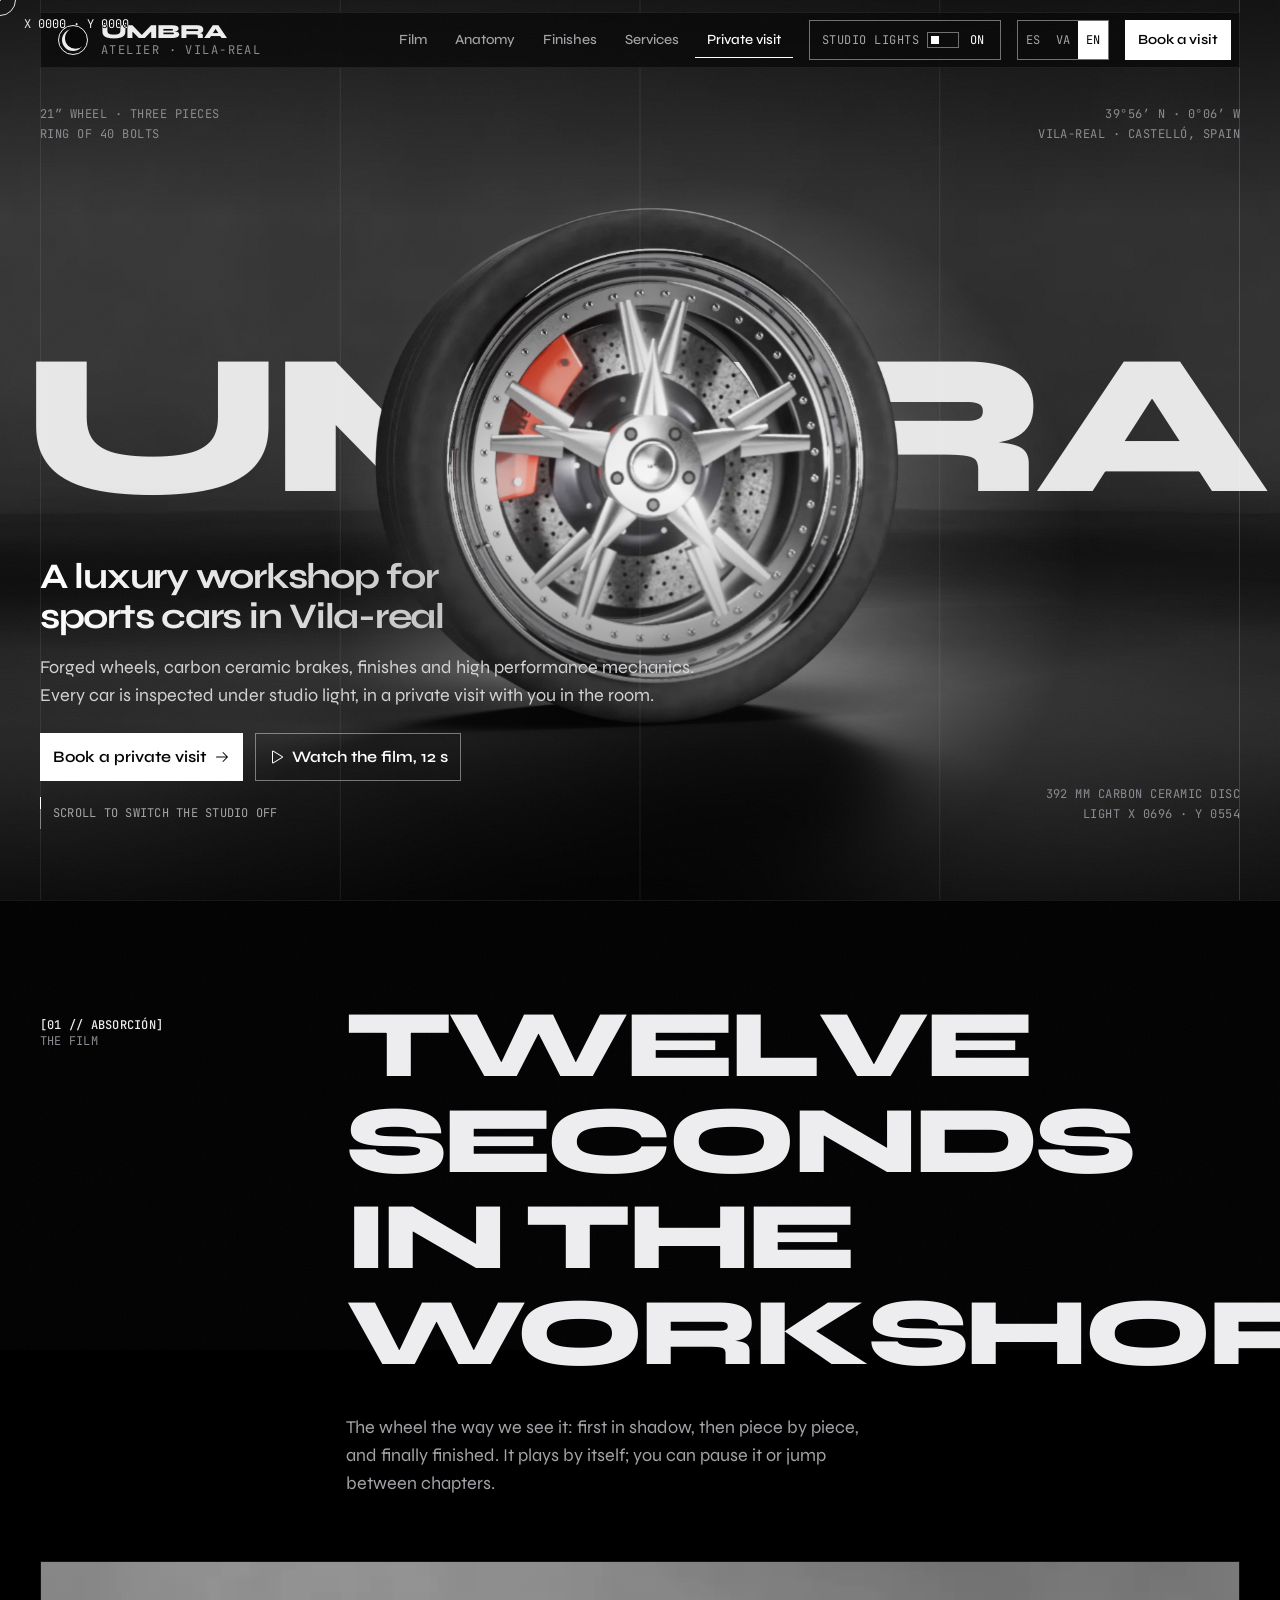
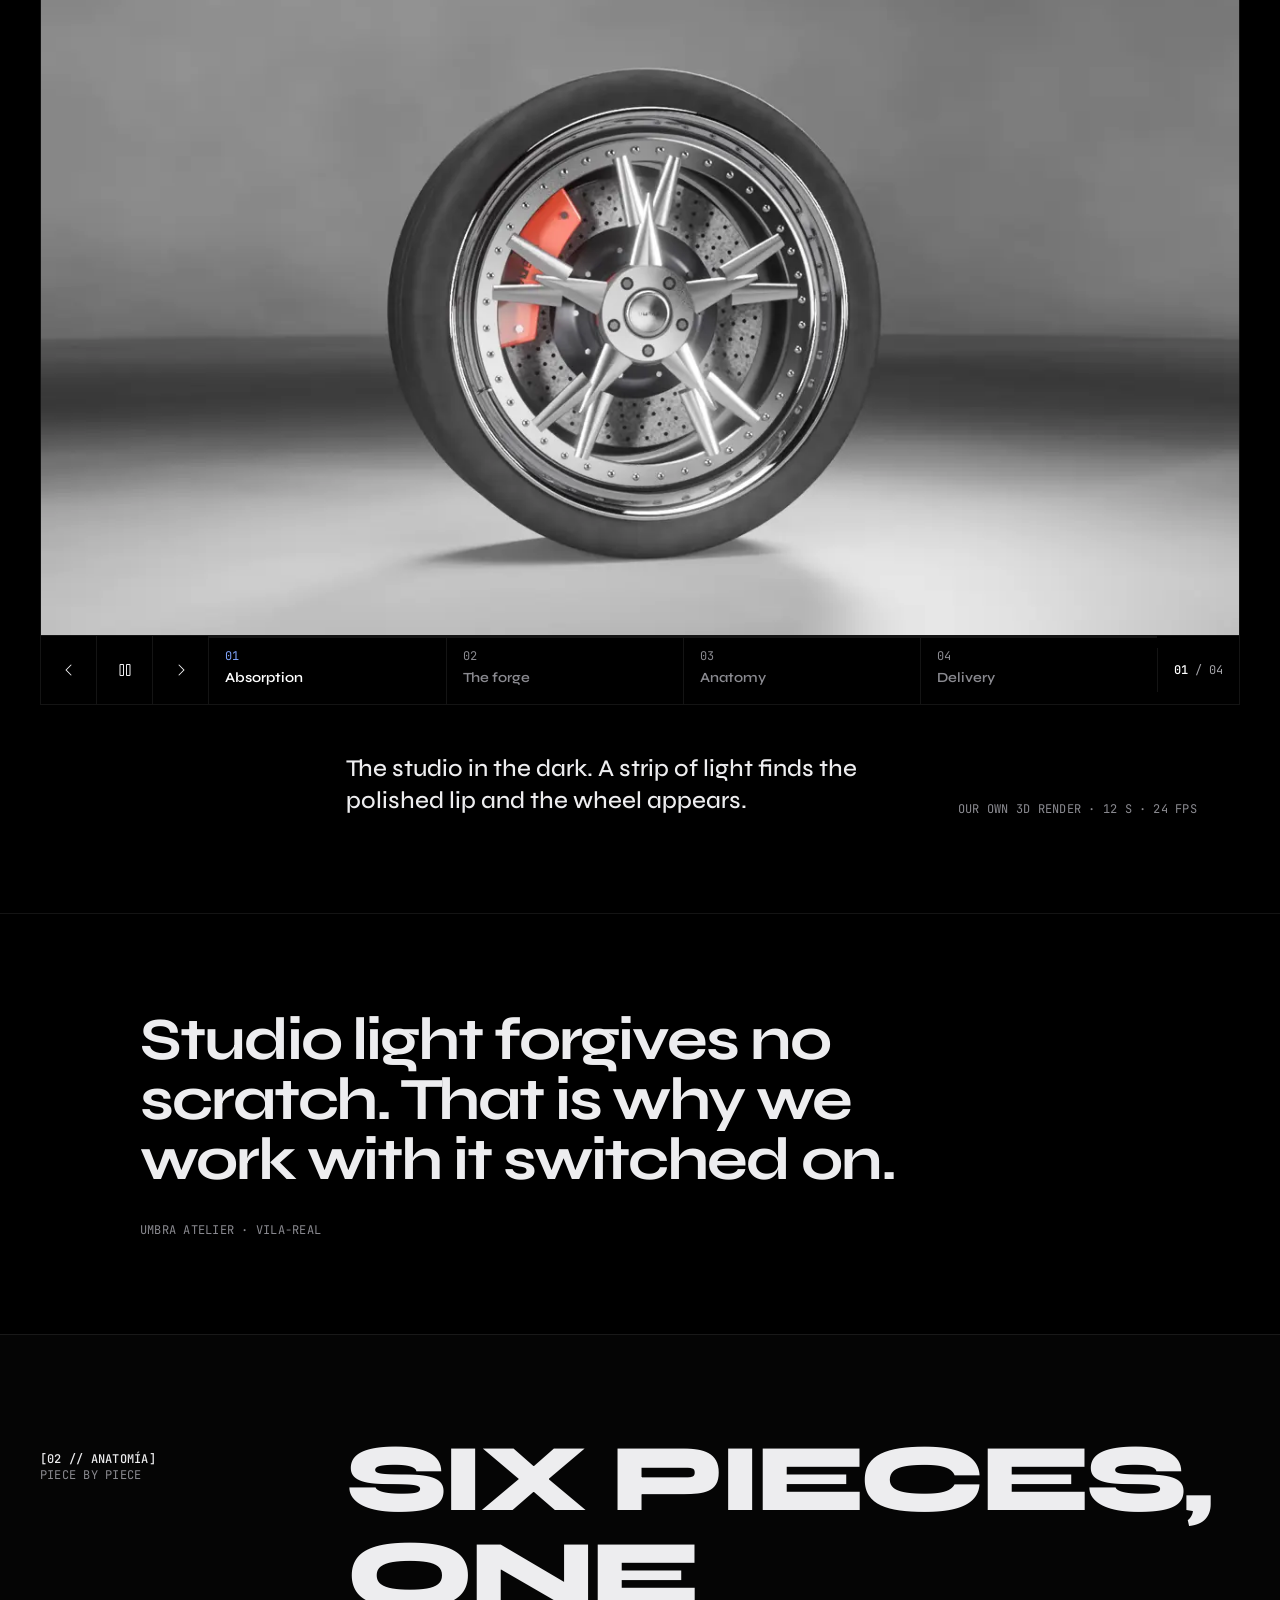
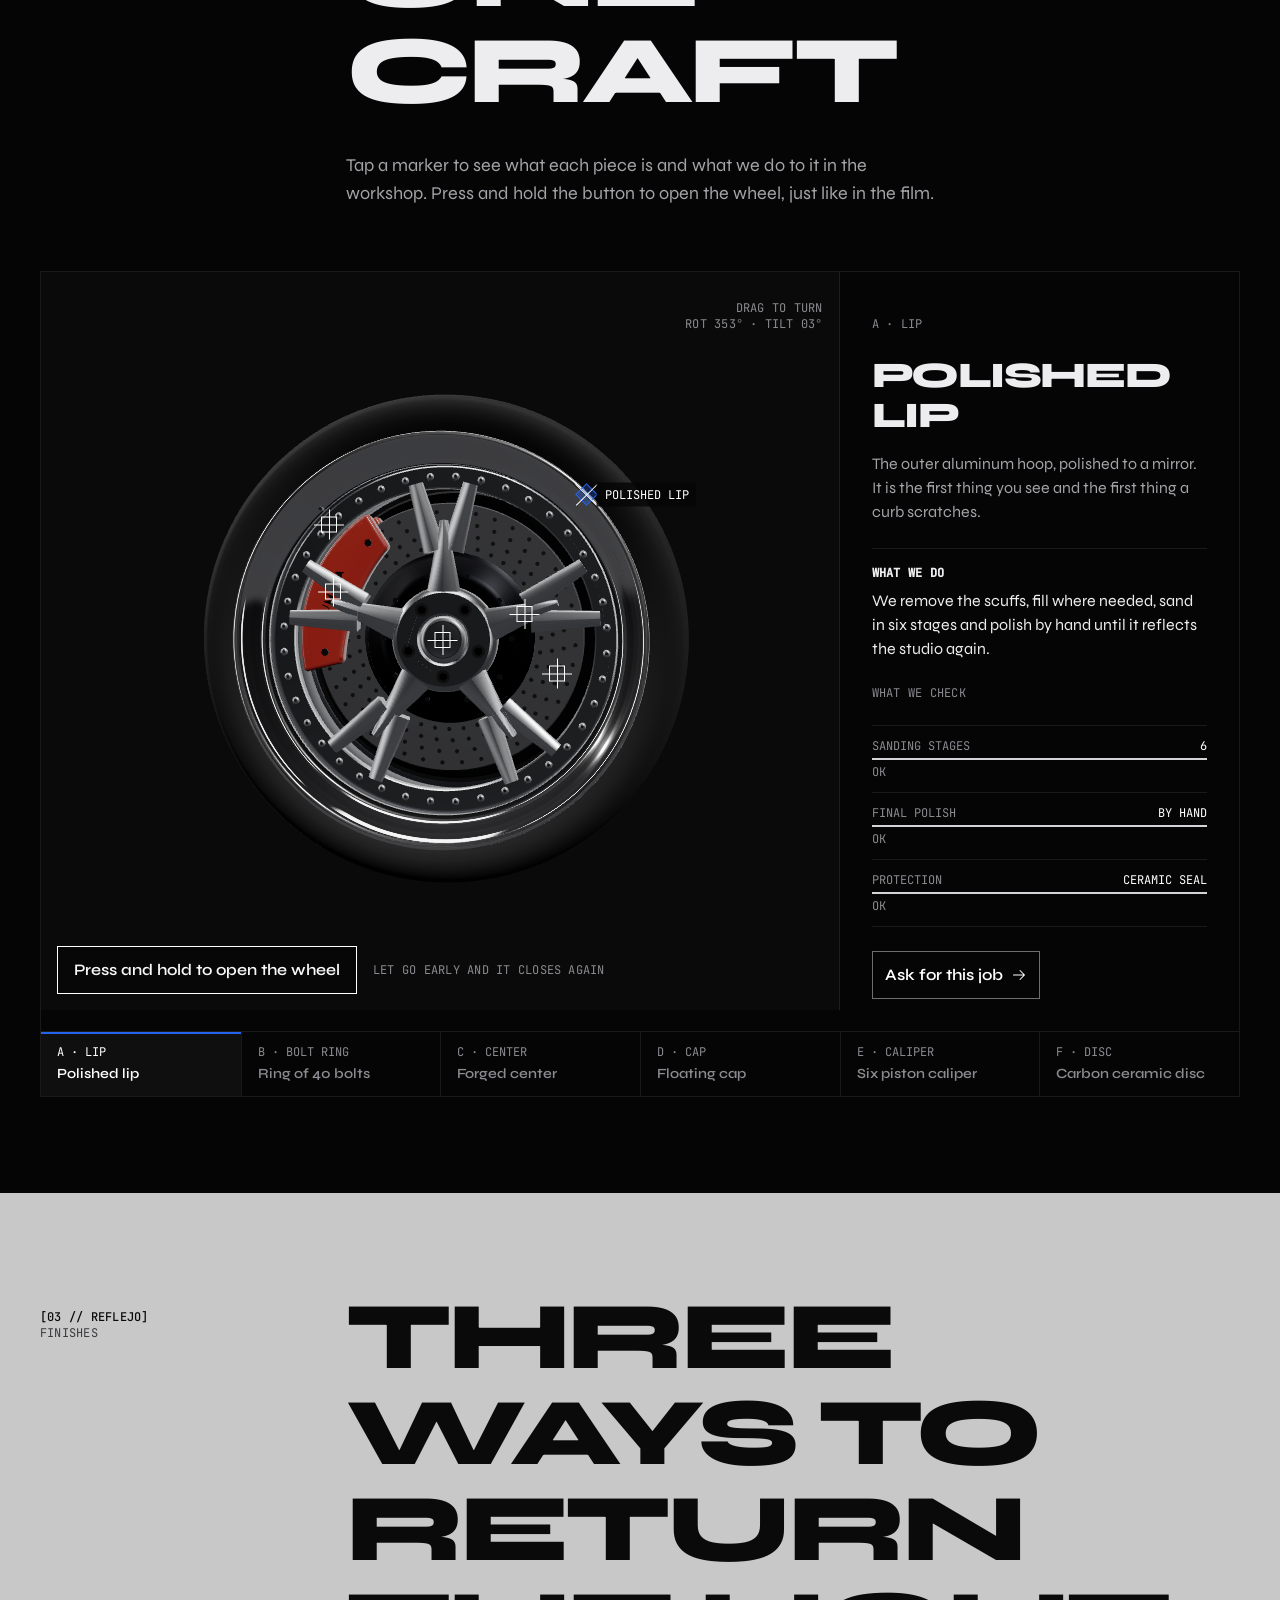
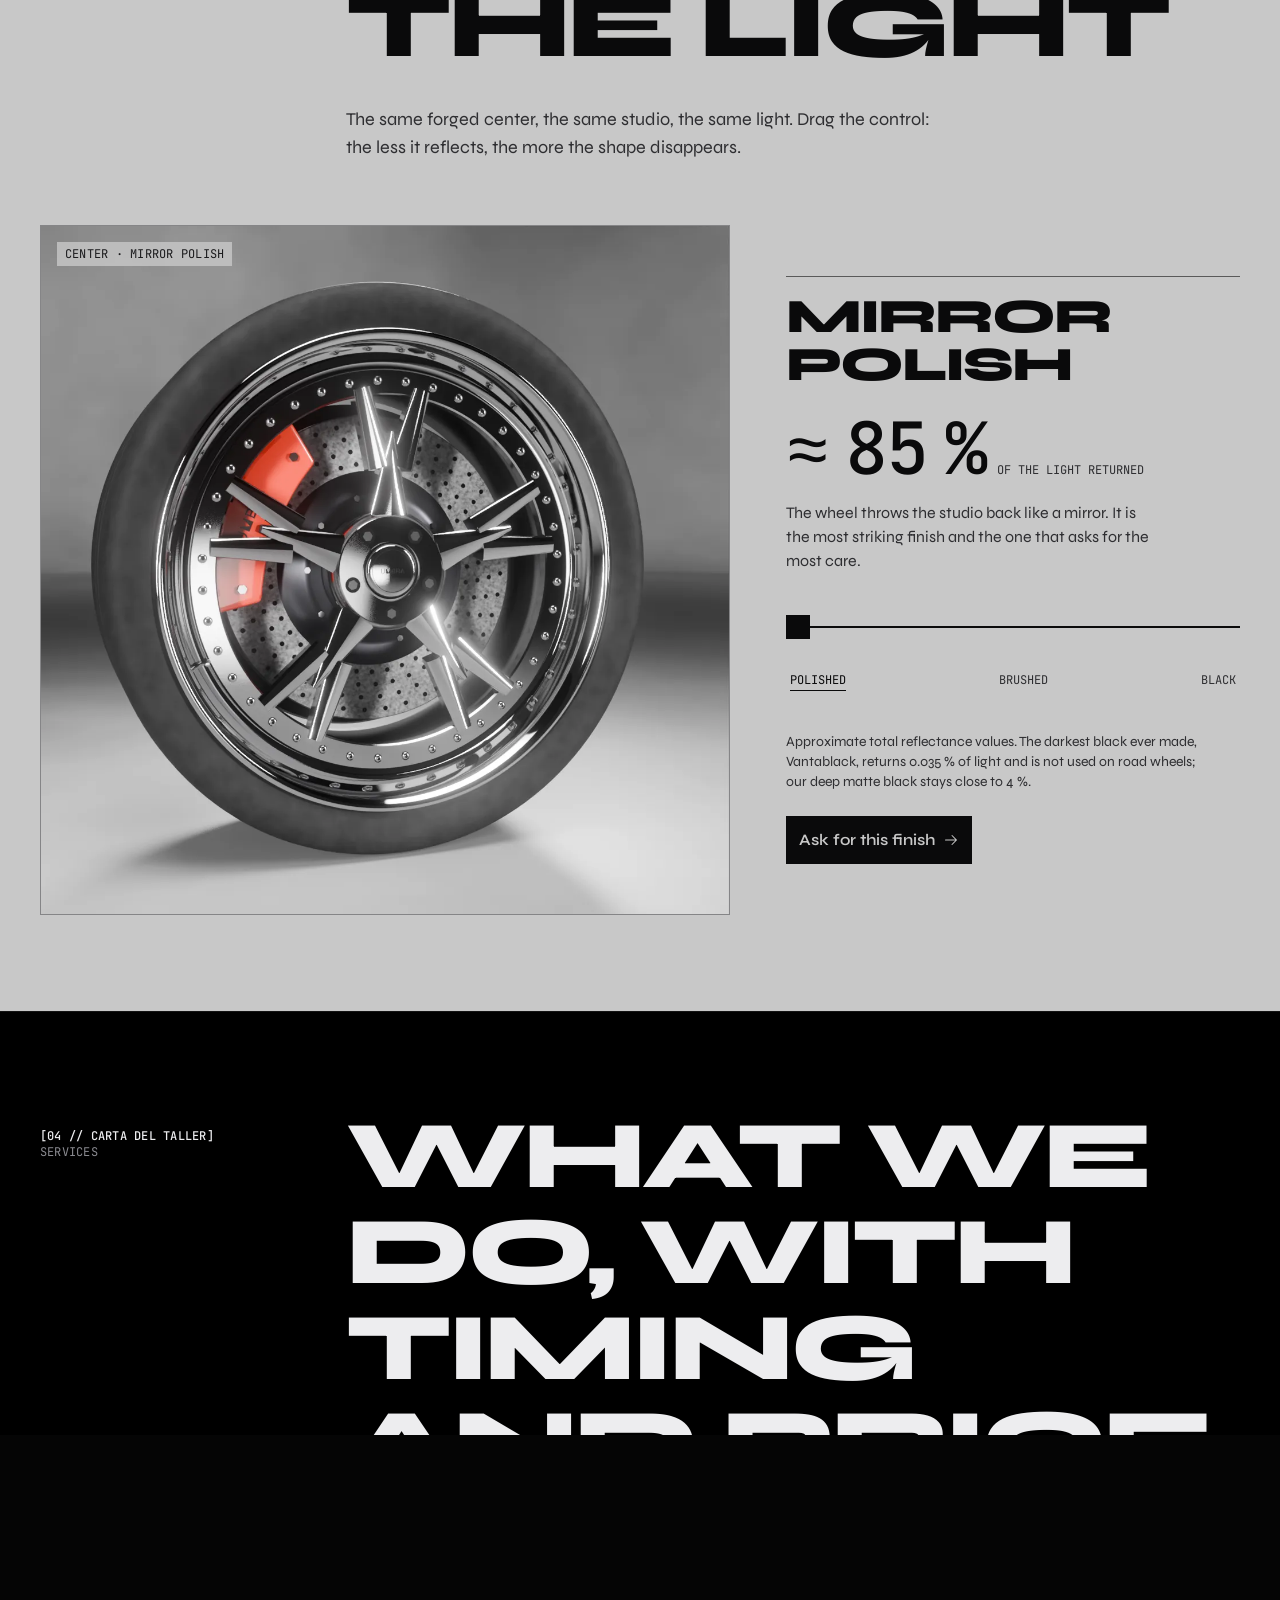
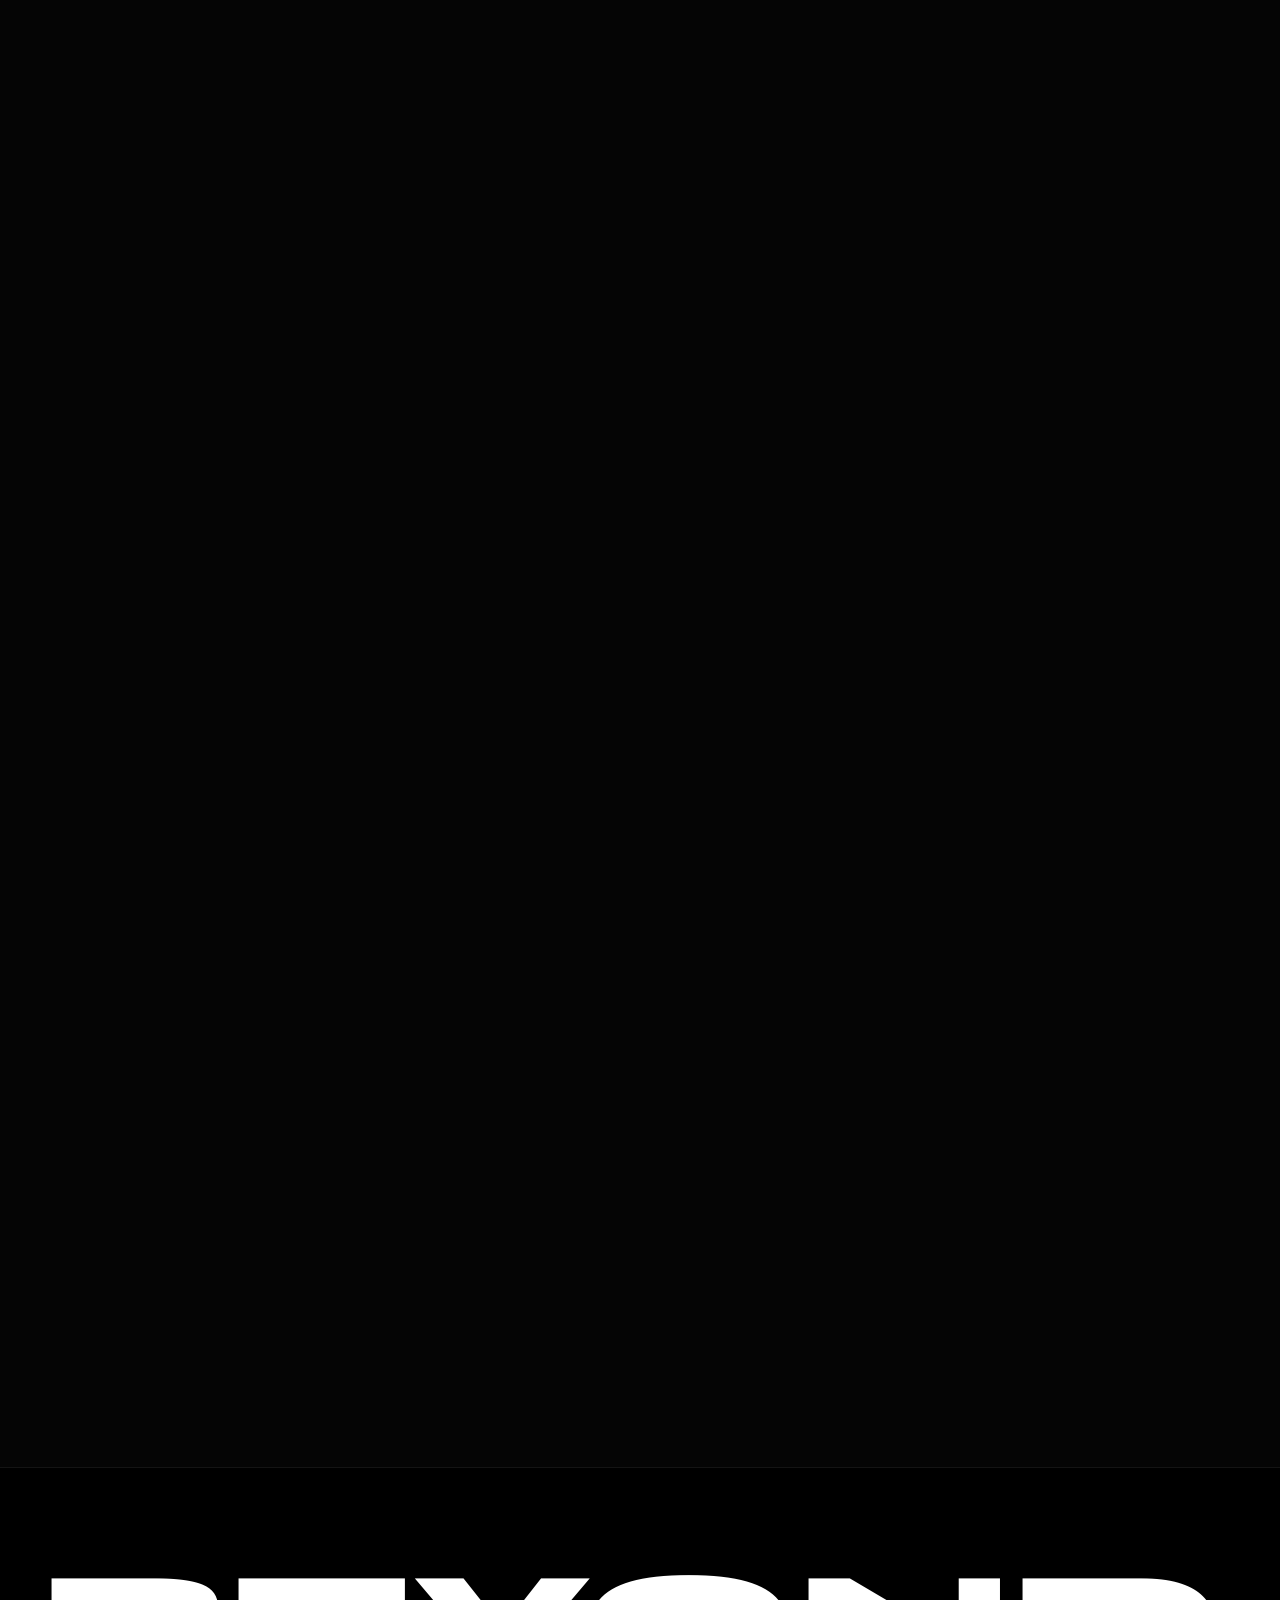
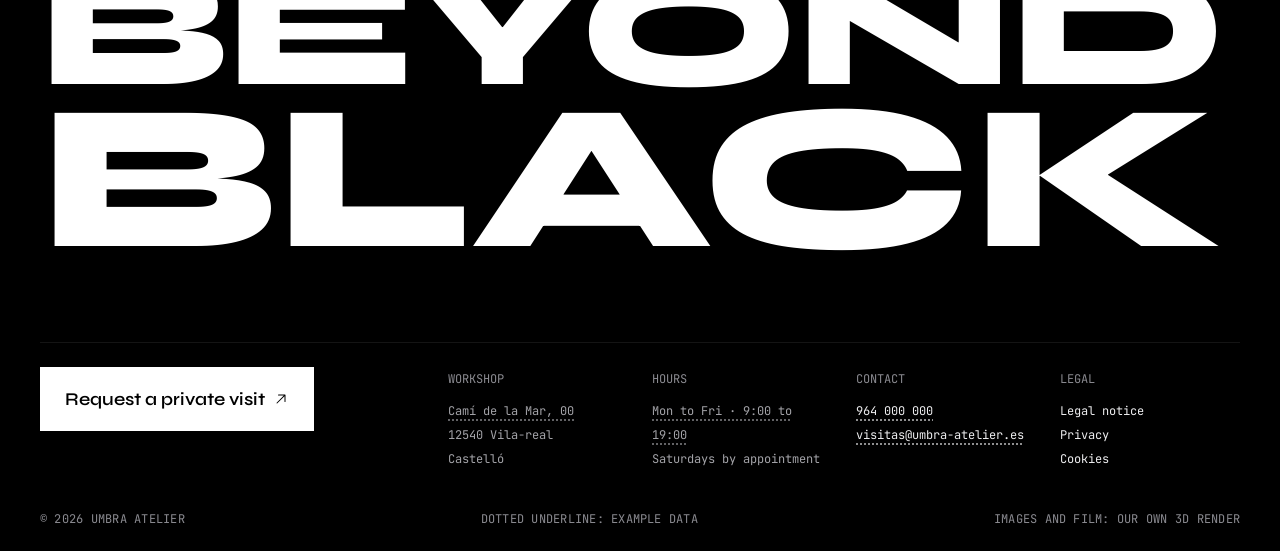
<file: index.html>
<!doctype html>
<html lang="es" data-examples="on" data-lights="on">
<head>
<meta charset="utf-8">
<meta name="viewport" content="width=device-width, initial-scale=1, viewport-fit=cover">
<title>UMBRA Atelier · Taller de lujo para deportivos en Vila-real</title>
<meta name="description" content="Taller de lujo en Vila-real (Castelló): llantas forjadas de tres piezas, frenos carbocerámicos, acabados, detailing, mecánica de altas prestaciones y personalización. Reserva una visita privada.">
<meta name="theme-color" content="#050505">
<link rel="icon" type="image/svg+xml" href="data:image/svg+xml,%3Csvg xmlns='http://www.w3.org/2000/svg' viewBox='0 0 64 64'%3E%3Crect width='64' height='64' fill='%23050505'/%3E%3Ccircle cx='32' cy='32' r='22' fill='%23EDEDEF'/%3E%3Ccircle cx='37' cy='28.5' r='21' fill='%23050505'/%3E%3Ccircle cx='32' cy='32' r='26.5' fill='none' stroke='%23EDEDEF' stroke-width='1.5'/%3E%3C/svg%3E">
<!-- Dirección publicada en GitHub Pages: si cambia el dominio, cambia og:url y og:image -->
<meta property="og:type" content="website">
<meta property="og:title" content="UMBRA Atelier · Taller de lujo en Vila-real">
<meta property="og:description" content="Llantas, frenos, acabados y mecánica para deportivos. Visita privada con luz de estudio.">
<meta property="og:image" content="https://marctrullen-creator.github.io/Umbra-atelier.io/og.jpg">
<meta property="og:url" content="https://marctrullen-creator.github.io/Umbra-atelier.io/">
<meta name="twitter:card" content="summary_large_image">
<link rel="preload" href="syne-latin-800-normal.woff2" as="font" type="font/woff2" crossorigin>
<link rel="preload" href="syne-latin-400-normal.woff2" as="font" type="font/woff2" crossorigin>
<link rel="preload" href="portada-rueda.webp" as="image" media="(min-width: 721px)">
<link rel="stylesheet" href="site.css">
<script type="importmap">{"imports":{"three":"./three.module.min.js"}}</script>
<script>document.documentElement.classList.add('js');try{var L=localStorage.getItem('umbra-lights');if(L==='off')document.documentElement.dataset.lights='off'}catch(e){}
setTimeout(function(){if(!window.UMBRA_READY){var h=document.documentElement;h.classList.add('no-pre');h.classList.remove('js');if(document.body)document.body.classList.remove('is-loading')}},3500);</script>
</head>
<body>
<a class="skip" href="#main" data-i18n="skip">Saltar al contenido</a>

<svg width="0" height="0" style="position:absolute" aria-hidden="true">
  <symbol id="i-caret-left" viewBox="0 0 256 256"><path d="M165.66,202.34a8,8,0,0,1-11.32,11.32l-80-80a8,8,0,0,1,0-11.32l80-80a8,8,0,0,1,11.32,11.32L91.31,128Z"/></symbol>
  <symbol id="i-caret-right" viewBox="0 0 256 256"><path d="M181.66,133.66l-80,80a8,8,0,0,1-11.32-11.32L164.69,128,90.34,53.66a8,8,0,0,1,11.32-11.32l80,80A8,8,0,0,1,181.66,133.66Z"/></symbol>
  <symbol id="i-arrow-right" viewBox="0 0 256 256"><path d="M221.66,133.66l-72,72a8,8,0,0,1-11.32-11.32L196.69,136H40a8,8,0,0,1,0-16H196.69L138.34,61.66a8,8,0,0,1,11.32-11.32l72,72A8,8,0,0,1,221.66,133.66Z"/></symbol>
  <symbol id="i-arrow-up-right" viewBox="0 0 256 256"><path d="M200,64V168a8,8,0,0,1-16,0V83.31L69.66,197.66a8,8,0,0,1-11.32-11.32L172.69,72H88a8,8,0,0,1,0-16H192A8,8,0,0,1,200,64Z"/></symbol>
  <symbol id="i-play" viewBox="0 0 256 256"><path d="M232.4,114.49,88.32,26.35a16,16,0,0,0-16.2-.3A15.86,15.86,0,0,0,64,39.87V216.13A15.94,15.94,0,0,0,80,232a16.07,16.07,0,0,0,8.36-2.35L232.4,141.51a15.81,15.81,0,0,0,0-27ZM80,215.94V40l143.83,88Z"/></symbol>
  <symbol id="i-pause" viewBox="0 0 256 256"><path d="M200,32H160a16,16,0,0,0-16,16V208a16,16,0,0,0,16,16h40a16,16,0,0,0,16-16V48A16,16,0,0,0,200,32Zm0,176H160V48h40ZM96,32H56A16,16,0,0,0,40,48V208a16,16,0,0,0,16,16H96a16,16,0,0,0,16-16V48A16,16,0,0,0,96,32Zm0,176H56V48H96Z"/></symbol>
  <symbol id="i-envelope-simple" viewBox="0 0 256 256"><path d="M224,48H32a8,8,0,0,0-8,8V192a16,16,0,0,0,16,16H216a16,16,0,0,0,16-16V56A8,8,0,0,0,224,48ZM203.43,64,128,133.15,52.57,64ZM216,192H40V74.19l82.59,75.71a8,8,0,0,0,10.82,0L216,74.19V192Z"/></symbol>
  <symbol id="i-whatsapp-logo" viewBox="0 0 256 256"><path d="M187.58,144.84l-32-16a8,8,0,0,0-8,.5l-14.69,9.8a40.55,40.55,0,0,1-16-16l9.8-14.69a8,8,0,0,0,.5-8l-16-32A8,8,0,0,0,104,64a40,40,0,0,0-40,40,88.1,88.1,0,0,0,88,88,40,40,0,0,0,40-40A8,8,0,0,0,187.58,144.84ZM152,176a72.08,72.08,0,0,1-72-72A24,24,0,0,1,99.29,80.46l11.48,23L101,118a8,8,0,0,0-.73,7.51,56.47,56.47,0,0,0,30.15,30.15A8,8,0,0,0,138,155l14.61-9.74,23,11.48A24,24,0,0,1,152,176ZM128,24A104,104,0,0,0,36.18,176.88L24.83,210.93a16,16,0,0,0,20.24,20.24l34.05-11.35A104,104,0,1,0,128,24Zm0,192a87.87,87.87,0,0,1-44.06-11.81,8,8,0,0,0-6.54-.67L40,216,52.47,178.6a8,8,0,0,0-.66-6.54A88,88,0,1,1,128,216Z"/></symbol>
</svg>

<div class="preload" id="preload" aria-hidden="true">
  <p class="preload__count"><span id="preload-n">00.000</span>&nbsp;%<small data-i18n="preload">Luz absorbida</small></p>
  <div class="preload__half preload__half--t"></div>
  <div class="preload__half preload__half--b"></div>
  <div class="preload__line"></div>
</div>
<div class="grid-lines" aria-hidden="true"></div>
<div class="grain" aria-hidden="true"></div>
<div class="cursor" id="cursor" aria-hidden="true"><div class="cursor__ring"></div><span class="cursor__xy" id="cursor-xy">X 0000 · Y 0000</span></div>

<header class="bar" id="bar">
  <a class="brand" href="#inicio" aria-label="UMBRA Atelier, inicio">
    <svg viewBox="0 0 32 32" aria-hidden="true"><circle cx="16" cy="16" r="11" fill="#EDEDEF"/><circle cx="18.6" cy="14.2" r="10.6" fill="#050505"/><circle cx="16" cy="16" r="14.5" fill="none" stroke="#EDEDEF" stroke-width="1"/></svg>
    <span><span class="brand__word">UMBRA</span><span class="brand__sub">ATELIER · VILA-REAL</span></span>
  </a>
  <nav class="nav" id="nav" aria-label="Principal">
    <a href="#pelicula" data-i18n="nav.film">Película</a>
    <a href="#anatomia" data-i18n="nav.anat">Anatomía</a>
    <a href="#acabados" data-i18n="nav.finish">Acabados</a>
    <a href="#servicios" data-i18n="nav.menu">Servicios</a>
    <a href="#visita" data-i18n="nav.visit">Visita privada</a>
  </nav>
  <button class="lights" id="lights" type="button" role="switch" aria-checked="true">
    <span class="lights__label" data-i18n="lights">Luces de estudio</span>
    <span class="lights__track" aria-hidden="true"><span class="lights__dot"></span></span>
    <span class="lights__state" id="lights-state">ON</span>
  </button>
  <div class="lang" role="group" aria-label="Idioma">
    <button type="button" data-lang="es" aria-pressed="true" lang="es">ES</button>
    <button type="button" data-lang="va" aria-pressed="false" lang="ca">VA</button>
    <button type="button" data-lang="en" aria-pressed="false" lang="en">EN</button>
  </div>
  <a class="btn btn--solid btn--sm bar__cta" href="#visita" data-i18n="cta.book">Reservar visita</a>
  <button class="menu-btn" id="menu-btn" type="button" aria-expanded="false" aria-controls="nav"><span></span><span></span><b class="vh" data-i18n="menu">Menú</b></button>
</header>

<section class="hero" id="inicio" aria-labelledby="hero-h">
  <div class="hero__stage" id="stage" aria-hidden="true">
    <div class="hero__grp hero__bg" data-depth="6">
      <picture><source media="(max-width: 720px)" srcset="portada-movil-estudio.webp"><img class="hero__img hero__img--dark" src="portada-estudio.webp" alt="" width="2400" height="1350" fetchpriority="high" decoding="async"></picture>
      <div class="beam"><div class="beam__in"><picture><source media="(max-width: 720px)" srcset="portada-movil-estudio.webp"><img class="hero__img" src="portada-estudio.webp" alt="" width="2400" height="1350" decoding="async"></picture></div></div>
    </div>
    <div class="hero__grp hero__type" data-depth="14"><p class="hero__title">UMBRA</p></div>
    <div class="hero__grp hero__wheel" data-depth="-10">
      <picture><source media="(max-width: 720px)" srcset="portada-movil-rueda.webp"><img class="hero__img hero__img--dark" src="portada-rueda.webp" alt="" width="2400" height="1350" fetchpriority="high" decoding="async"></picture>
      <div class="beam"><div class="beam__in"><picture><source media="(max-width: 720px)" srcset="portada-movil-rueda.webp"><img class="hero__img" src="portada-rueda.webp" alt="" width="2400" height="1350" decoding="async"></picture></div></div>
    </div>
    <div class="hero__shade"></div>
    <div class="hero__eclipse"></div>
  </div>
  <p class="hero__meta hero__meta--tl"><span data-i18n="meta.wheel">Rueda de 21″ · tres piezas</span><span data-i18n="meta.bolts">Corona de 40 tornillos</span></p>
  <p class="hero__meta hero__meta--tr"><span>39°56′ N · 0°06′ W</span><span data-i18n="meta.place">Vila-real · Castelló</span></p>
  <p class="hero__meta hero__meta--br"><span data-i18n="meta.disc">Disco carbocerámico 392 mm</span><span id="light-xy">LUZ X 0000 · Y 0000</span></p>
  <div class="hero__copy">
    <h1 id="hero-h" data-i18n="hero.h">Taller de lujo para deportivos en Vila-real</h1>
    <p data-i18n="hero.p">Llantas forjadas, frenos carbocerámicos, acabados y mecánica de altas prestaciones. Cada coche se revisa bajo luz de estudio, en una visita privada contigo delante.</p>
    <div class="hero__ctas">
      <a class="btn btn--solid" href="#visita"><span data-i18n="cta.private">Reservar visita privada</span><svg class="ico" aria-hidden="true"><use href="#i-arrow-right"/></svg></a>
      <a class="btn btn--ghost" href="#pelicula"><svg class="ico" aria-hidden="true"><use href="#i-play"/></svg><span data-i18n="cta.film">Ver la película, 12 s</span></a>
    </div>
    <a class="hero__cue mono" href="#pelicula" aria-hidden="true" tabindex="-1"><i></i><span data-i18n="cue">Baja para apagar el estudio</span></a>
  </div>
</section>

<main id="main" tabindex="-1">

<section class="sec film" id="pelicula" aria-labelledby="film-h">
  <div class="sec__head reveal">
    <p class="idx"><b>[01 // ABSORCIÓN]</b><br><span data-i18n="film.idx">La película</span></p>
    <h2 id="film-h" data-i18n="film.h">Doce segundos de taller</h2>
    <p class="lede" data-i18n="film.lede">La rueda tal y como la vemos nosotros: primero en sombra, luego pieza a pieza, y al final terminada. Se reproduce sola; puedes pararla o saltar de capítulo.</p>
  </div>
  <div class="film__frame reveal" id="film-frame">
    <img class="film__poster" src="capitulo-04.webp" alt="La rueda UMBRA terminada, de pie sobre el suelo de hormigón del estudio" width="1280" height="720" loading="lazy" decoding="async" data-i18n-alt="film.alt">
    <video id="film-video" muted playsinline preload="none" disablepictureinpicture aria-describedby="film-caption"></video>
    <div class="film__black"></div>
    <div class="film__end">
      <p data-i18n="film.end">¿La tuya es la siguiente?</p>
      <a class="btn btn--solid" href="#visita"><span data-i18n="cta.private">Reservar visita privada</span><svg class="ico" aria-hidden="true"><use href="#i-arrow-right"/></svg></a>
    </div>
    <button class="film__play" type="button" id="film-play"><span><svg class="ico" aria-hidden="true"><use href="#i-play"/></svg><b data-i18n="film.play">Reproducir la película</b></span></button>
  </div>
  <div class="film__ui reveal">
    <div class="film__ctrl">
      <button type="button" id="film-prev" aria-label="Capítulo anterior" data-i18n-aria="film.prev"><svg class="ico" aria-hidden="true"><use href="#i-caret-left"/></svg></button>
      <button type="button" id="film-pause" aria-label="Pausar la película" data-i18n-aria="film.pause"><svg class="ico" aria-hidden="true"><use href="#i-pause"/></svg></button>
      <button type="button" id="film-next" aria-label="Capítulo siguiente" data-i18n-aria="film.next"><svg class="ico" aria-hidden="true"><use href="#i-caret-right"/></svg></button>
    </div>
    <ol class="chapters" id="chapters">
      <li class="chapter" aria-current="step"><button type="button" data-ch="0"><span class="chapter__fill"></span><span class="chapter__n">01</span><span class="chapter__t" data-i18n="ch.0">Absorción</span></button></li>
      <li class="chapter"><button type="button" data-ch="1"><span class="chapter__fill"></span><span class="chapter__n">02</span><span class="chapter__t" data-i18n="ch.1">La forja</span></button></li>
      <li class="chapter"><button type="button" data-ch="2"><span class="chapter__fill"></span><span class="chapter__n">03</span><span class="chapter__t" data-i18n="ch.2">Anatomía</span></button></li>
      <li class="chapter"><button type="button" data-ch="3"><span class="chapter__fill"></span><span class="chapter__n">04</span><span class="chapter__t" data-i18n="ch.3">Entrega</span></button></li>
    </ol>
    <p class="film__count"><b id="film-count">01</b>&nbsp;/ 04</p>
  </div>
  <div class="film__captions">
    <p class="film__caption" id="film-caption" aria-live="polite"><span data-i18n="cap.0">El estudio a oscuras. Una tira de luz encuentra el labio pulido y la rueda aparece.</span></p>
    <p class="film__note mono" data-i18n="film.note">Render 3D propio · 12 s · 24 fps</p>
  </div>
</section>

<section class="creed" aria-label="Nuestra forma de trabajar" data-i18n-aria="creed.aria">
  <p id="creed" data-i18n="creed">La luz de estudio no perdona un arañazo. Por eso trabajamos con ella encendida.</p>
  <span class="creed__by mono" data-i18n="creed.by">UMBRA Atelier · Vila-real</span>
</section>

<section class="sec anat" id="anatomia" aria-labelledby="anat-h">
  <div class="sec__head reveal">
    <p class="idx"><b>[02 // ANATOMÍA]</b><br><span data-i18n="anat.idx">Pieza a pieza</span></p>
    <h2 id="anat-h" data-i18n="anat.h">Seis piezas, un solo oficio</h2>
    <p class="lede" data-i18n="anat.lede">Toca una marca para ver qué es cada pieza y qué le hacemos en el taller. Mantén pulsado el botón para abrir la rueda como en la película.</p>
  </div>
  <div class="anat__grid reveal">
    <div class="viewer" id="viewer">
      <img class="viewer__still" src="rueda.webp" alt="Rueda UMBRA de tres piezas con pinza roja y disco perforado" width="1200" height="1200" loading="lazy" decoding="async" data-i18n-alt="anat.alt">
      <p class="viewer__load mono"><i></i><span data-i18n="anat.loading">Cargando la rueda en 3D</span></p>
      <p class="viewer__axes mono"><span data-i18n="anat.drag">Arrastra para girar</span><br><span id="viewer-deg">ROT 000° · INC 00°</span></p>
      <div id="hotspots"></div>
      <div class="hold">
        <button class="hold__btn" id="hold" type="button"><i></i><span data-i18n="anat.hold">Mantén pulsado para abrir la rueda</span></button>
        <span class="hold__hint mono" data-i18n="anat.hint">Suelta antes y vuelve a cerrarse</span>
      </div>
    </div>
    <aside class="panel" id="panel" aria-live="polite">
      <p class="panel__code mono" id="p-code">A · LABIO</p>
      <h3 class="panel__name" id="p-name">Labio pulido</h3>
      <p class="panel__what" id="p-what"></p>
      <div class="panel__do"><b class="mono" data-i18n="anat.do">Qué hacemos</b><p id="p-do"></p></div>
      <p class="mono" style="margin:24px 0 0;color:var(--ink-3)" data-i18n="anat.checks">Lo que comprobamos</p>
      <ul class="tele" id="p-tele"></ul>
      <div class="panel__go"><a class="btn btn--ghost" href="#visita" id="p-go"><span data-i18n="anat.go">Pedir este trabajo</span><svg class="ico" aria-hidden="true"><use href="#i-arrow-right"/></svg></a></div>
    </aside>
    <ul class="parts" id="parts"></ul>
  </div>
</section>

<section class="sec finish" id="acabados" aria-labelledby="fin-h">
  <div class="sec__head reveal">
    <p class="idx"><b>[03 // REFLEJO]</b><br><span data-i18n="fin.idx">Acabados</span></p>
    <h2 id="fin-h" data-i18n="fin.h">Tres maneras de devolver la luz</h2>
    <p class="lede" data-i18n="fin.lede">El mismo centro forjado, el mismo estudio y la misma luz. Arrastra el control: cuanto menos refleja, más desaparece la forma.</p>
  </div>
  <div class="finish__grid">
    <div class="cmp reveal" id="cmp">
      <img src="acabado-pulido.webp" alt="" width="1200" height="1200" loading="lazy" decoding="async">
      <img src="acabado-cepillado.webp" alt="" width="1200" height="1200" loading="lazy" decoding="async" style="--o:0" data-k="1">
      <img src="acabado-negro.webp" alt="" width="1200" height="1200" loading="lazy" decoding="async" style="--o:0" data-k="2">
      <span class="cmp__tag mono" id="cmp-tag">CENTRO · PULIDO ESPEJO</span>
    </div>
    <div class="finish__side reveal">
      <div class="read" aria-live="polite">
        <p class="read__name" id="fin-name">Pulido espejo</p>
        <p class="read__num"><b id="fin-num">≈ 85 %</b><span data-i18n="fin.unit">de la luz devuelta</span></p>
        <p class="read__desc" id="fin-desc"></p>
      </div>
      <div class="slider">
        <label class="vh" for="fin-range" data-i18n="fin.label">Acabado del centro, de pulido espejo a negro mate profundo</label>
        <input type="range" id="fin-range" min="0" max="200" step="1" value="0">
        <div class="slider__ticks">
          <button type="button" data-stop="0" aria-pressed="true" data-i18n="fin.t0">Pulido</button>
          <button type="button" data-stop="100" aria-pressed="false" data-i18n="fin.t1">Cepillado</button>
          <button type="button" data-stop="200" aria-pressed="false" data-i18n="fin.t2">Negro</button>
        </div>
      </div>
      <p class="finish__foot" data-i18n="fin.foot">Valores aproximados de reflectancia total. El negro más oscuro que se fabrica, Vantablack, devuelve el 0,035 % de la luz y no se usa en llantas de calle; nuestro negro mate profundo se queda cerca del 4 %.</p>
      <a class="btn btn--dark" href="#visita" data-service="pe1" id="fin-go"><span data-i18n="fin.go">Pedir este acabado</span><svg class="ico" aria-hidden="true"><use href="#i-arrow-right"/></svg></a>
    </div>
  </div>
</section>

<section class="sec menu" id="servicios" aria-labelledby="menu-h">
  <div class="sec__head reveal">
    <p class="idx"><b>[04 // CARTA DEL TALLER]</b><br><span data-i18n="menu.idx">Servicios</span></p>
    <h2 id="menu-h" data-i18n="menu.h">Lo que hacemos, con plazo y precio</h2>
    <p class="lede" data-i18n="menu.lede">Cuatro oficios bajo el mismo techo. Toca una fila y la visita se pide con ese trabajo ya elegido.</p>
  </div>
  <table class="table reveal">
    <caption class="vh" data-i18n="menu.caption">Servicios de UMBRA Atelier con plazo y precio orientativo</caption>
    <thead><tr><th scope="col" data-i18n="th.ref">Ref.</th><th scope="col" data-i18n="th.svc">Servicio</th><th scope="col" data-i18n="th.inc">Qué incluye</th><th scope="col" class="r" data-i18n="th.time">Plazo</th><th scope="col" class="r" data-i18n="th.price">Desde</th></tr></thead>
    <tbody id="menu-body">
      <tr data-service="ll1"><td class="t-ref">LL 01</td><td><span class="t-cat" data-i18n="cat.ll">Llantas y frenos</span><span class="t-name"><button type="button" data-i18n="s.ll1">Restauración de llanta de tres piezas</button></span></td><td class="t-inc" data-i18n="i.ll1">Desmontaje, reparación de bordillazos, pulido o cepillado, juntas y tornillería nuevas, montaje y equilibrado.</td><td class="t-time"><span class="eg" data-i18n="d.ll1">10 días</span></td><td class="t-price"><span class="eg" data-i18n="p.ll1">380 € / llanta</span></td></tr>
      <tr data-service="ll2"><td class="t-ref">LL 02</td><td><span class="t-cat" data-i18n="cat.ll">Llantas y frenos</span><span class="t-name"><button type="button" data-i18n="s.ll2">Frenos carbocerámicos</button></span></td><td class="t-inc" data-i18n="i.ll2">Medición del disco en ocho puntos, pastillas, purgado con líquido nuevo y prueba en carretera.</td><td class="t-time"><span class="eg" data-i18n="d.ll2">1 día</span></td><td class="t-price"><span class="eg" data-i18n="p.ll2">290 € sin piezas</span></td></tr>
      <tr data-service="ac1"><td class="t-ref">AC 01</td><td><span class="t-cat" data-i18n="cat.ac">Acabados y detailing</span><span class="t-name"><button type="button" data-i18n="s.ac1">Corrección de pintura y cerámico</button></span></td><td class="t-inc" data-i18n="i.ac1">Lavado de descontaminación, corrección en dos o tres pasos y tratamiento cerámico.</td><td class="t-time"><span class="eg" data-i18n="d.ac1">4 días</span></td><td class="t-price"><span class="eg">1.190 €</span></td></tr>
      <tr data-service="ac2"><td class="t-ref">AC 02</td><td><span class="t-cat" data-i18n="cat.ac">Acabados y detailing</span><span class="t-name"><button type="button" data-i18n="s.ac2">Film de protección y mates</button></span></td><td class="t-inc" data-i18n="i.ac2">Film transparente en el frontal o en todo el coche, y cuidado específico de pinturas mates y satinadas.</td><td class="t-time"><span class="eg" data-i18n="d.ac2">3 a 6 días</span></td><td class="t-price"><span class="eg">1.870 €</span></td></tr>
      <tr data-service="me1"><td class="t-ref">ME 01</td><td><span class="t-cat" data-i18n="cat.me">Mecánica de altas prestaciones</span><span class="t-name"><button type="button" data-i18n="s.me1">Mantenimiento de deportivos</button></span></td><td class="t-inc" data-i18n="i.me1">Aceite y filtros según el fabricante, revisión de 60 puntos e informe con fotos de lo que hemos visto.</td><td class="t-time"><span class="eg" data-i18n="d.me1">1 día</span></td><td class="t-price"><span class="eg">445 €</span></td></tr>
      <tr data-service="me2"><td class="t-ref">ME 02</td><td><span class="t-cat" data-i18n="cat.me">Mecánica de altas prestaciones</span><span class="t-name"><button type="button" data-i18n="s.me2">Diagnosis y puesta a punto</button></span></td><td class="t-inc" data-i18n="i.me2">Lectura completa con equipo de diagnosis, registro de datos en carretera y ajuste de lo que haga falta.</td><td class="t-time"><span class="eg" data-i18n="d.me2">1 a 2 días</span></td><td class="t-price"><span class="eg">175 €</span></td></tr>
      <tr data-service="pe1"><td class="t-ref">PE 01</td><td><span class="t-cat" data-i18n="cat.pe">Personalización</span><span class="t-name"><button type="button" data-i18n="s.pe1">Llantas, pinzas y tapas a medida</button></span></td><td class="t-inc" data-i18n="i.pe1">Acabado del centro a elegir, pinzas pintadas en tu color y tapas grabadas con tu inicial o tu escudo.</td><td class="t-time"><span class="eg" data-i18n="d.pe1">2 a 8 semanas</span></td><td class="t-price" data-i18n="p.quote">Presupuesto</td></tr>
      <tr data-service="pe2"><td class="t-ref">PE 02</td><td><span class="t-cat" data-i18n="cat.pe">Personalización</span><span class="t-name"><button type="button" data-i18n="s.pe2">Vinilo y detalles de interior</button></span></td><td class="t-inc" data-i18n="i.pe2">Cambio de color en vinilo, piezas de carbono y grabados en el interior.</td><td class="t-time"><span class="eg" data-i18n="d.pe2">1 a 2 semanas</span></td><td class="t-price" data-i18n="p.quote">Presupuesto</td></tr>
    </tbody>
  </table>
  <p class="table__note mono"><span data-i18n="menu.note">Precios de ejemplo, orientativos y sin IVA. El presupuesto real te lo damos por escrito después de la visita.</span><span data-i18n="menu.legend">Subrayado punteado: dato de ejemplo</span></p>
</section>

<section class="sec visit" id="visita" aria-labelledby="visit-h">
  <div class="sec__head reveal">
    <p class="idx"><b>[05 // VISITA PRIVADA]</b><br><span data-i18n="visit.idx">Reserva</span></p>
    <h2 id="visit-h" data-i18n="visit.h">Reserva una visita privada</h2>
    <p class="lede" data-i18n="visit.lede">Ven con el coche, lo miramos juntos bajo luz de estudio y te vas con un presupuesto cerrado.</p>
  </div>
  <div class="visit__grid">
    <div class="visit__side">
      <ol class="steps reveal-stagger" id="steps">
        <li><b>01</b><p><strong data-i18n="st.1t">Eliges día y hora</strong><span data-i18n="st.1d">Con este formulario o por WhatsApp. Te contestamos para confirmar la hora.</span></p></li>
        <li><b>02</b><p><strong data-i18n="st.2t">Lo vemos juntos</strong><span data-i18n="st.2d">En el box, con luz de estudio, para que veas lo mismo que vemos nosotros.</span></p></li>
        <li><b>03</b><p><strong data-i18n="st.3t">Presupuesto cerrado</strong><span data-i18n-html="st.3d">Por escrito, con plazo y precio. Si dices que sí, empezamos; si no, <span class="eg">no pagas nada</span>.</span></p></li>
      </ol>
      <p class="contact">
        <span class="eg">Camí de la Mar, 00</span> · 12540 Vila-real<br>
        <a href="tel:+34964000000"><span class="eg">964 000 000</span></a><br>
        <a href="mailto:visitas@umbra-atelier.es"><span class="eg">visitas@umbra-atelier.es</span></a><br>
        <span class="eg" data-i18n="hours">Lunes a viernes, de 9:00 a 19:00</span>
      </p>
    </div>
    <form class="form reveal" id="booking" novalidate>
      <div class="field"><label for="f-name" data-i18n="f.name">Nombre</label><input id="f-name" name="nombre" autocomplete="name" required><span class="field__err" id="e-name"></span></div>
      <div class="field"><label for="f-phone" data-i18n="f.phone">Teléfono</label><input id="f-phone" name="telefono" type="tel" autocomplete="tel" inputmode="tel" required><span class="field__err" id="e-phone"></span></div>
      <div class="field"><label for="f-email"><span data-i18n="f.email">Email</span> <small data-i18n="f.opt">(opcional)</small></label><input id="f-email" name="email" type="email" autocomplete="email"><span class="field__err" id="e-email"></span></div>
      <div class="field"><label for="f-car" data-i18n="f.car">Coche (marca y modelo)</label><input id="f-car" name="coche" required><span class="field__err" id="e-car"></span></div>
      <div class="field"><label for="f-service" data-i18n="f.service">Trabajo</label>
        <select id="f-service" name="trabajo" required>
          <option value="" data-i18n="f.choose">Elige un trabajo</option>
          <option value="ll1" data-i18n="s.ll1">Restauración de llanta de tres piezas</option>
          <option value="ll2" data-i18n="s.ll2">Frenos carbocerámicos</option>
          <option value="ac1" data-i18n="s.ac1">Corrección de pintura y cerámico</option>
          <option value="ac2" data-i18n="s.ac2">Film de protección y mates</option>
          <option value="me1" data-i18n="s.me1">Mantenimiento de deportivos</option>
          <option value="me2" data-i18n="s.me2">Diagnosis y puesta a punto</option>
          <option value="pe1" data-i18n="s.pe1">Llantas, pinzas y tapas a medida</option>
          <option value="pe2" data-i18n="s.pe2">Vinilo y detalles de interior</option>
          <option value="otro" data-i18n="f.other">Otro, o todavía no lo sé</option>
        </select><span class="field__err" id="e-service"></span></div>
      <div class="field"><label for="f-date"><span data-i18n="f.date">Día que prefieres</span> <small data-i18n="f.opt">(opcional)</small></label><input id="f-date" name="dia" type="date"><span class="field__err" id="e-date"></span></div>
      <div class="field field--full"><label for="f-msg"><span data-i18n="f.msg">Cuéntanos algo más</span> <small data-i18n="f.opt">(opcional)</small></label><textarea id="f-msg" name="mensaje" rows="3"></textarea><span class="field__err"></span></div>
      <label class="check" id="c-privacy"><input type="checkbox" id="f-privacy" required><span data-i18n-html="f.privacy">He leído la <a href="aviso-legal.html#privacidad">política de privacidad</a> y acepto que uséis mis datos solo para responder a esta solicitud.</span></label>
      <div class="form__actions">
        <button class="btn btn--solid" type="submit"><svg class="ico" aria-hidden="true"><use href="#i-envelope-simple"/></svg><span data-i18n="f.send">Preparar mi solicitud por email</span></button>
        <button class="btn btn--ghost" type="button" id="f-wa"><svg class="ico" aria-hidden="true"><use href="#i-whatsapp-logo"/></svg><span data-i18n="f.wa">Enviar por WhatsApp</span></button>
      </div>
      <p class="form__note" data-i18n="f.note">Al enviar se abre tu correo o WhatsApp con la solicitud ya escrita, y tú decides si la mandas. Esta web no guarda tus datos.</p>
      <div class="form__ok" id="form-ok" role="status" tabindex="-1"><b data-i18n="ok.t">Solicitud preparada</b><span data-i18n-html="ok.d">Revisa la ventana que se ha abierto y pulsa enviar. Si no se ha abierto nada, escríbenos a <span class="eg">visitas@umbra-atelier.es</span>.</span></div>
    </form>
    <div class="faq reveal">
      <h3 class="idx" data-i18n="faq.h">Antes de venir</h3>
      <dl>
        <div><dt data-i18n="q1">¿Trabajáis con cualquier marca?</dt><dd data-i18n="a1">Con deportivos y gama alta de cualquier marca. Si un trabajo necesita herramienta oficial del fabricante, te lo decimos en la visita.</dd></div>
        <div><dt data-i18n="q2">¿La visita tiene coste?</dt><dd data-i18n-html="a2"><span class="eg">No. Es sin compromiso y dura unos 45 minutos.</span></dd></div>
        <div><dt data-i18n="q3">¿Puedo traer mis propias piezas?</dt><dd data-i18n="a3">Sí. Las revisamos antes de montarlas y te avisamos si algo no nos convence.</dd></div>
        <div><dt data-i18n="q4">¿Cuánto se tarda en restaurar una llanta de tres piezas?</dt><dd data-i18n-html="a4"><span class="eg">Unos diez días laborables por juego</span>, porque cada pieza se trata por separado.</dd></div>
        <div><dt data-i18n="q5">¿Qué garantía dais?</dt><dd data-i18n-html="a5"><span class="eg">Doce meses en mano de obra</span>, por escrito en la factura.</dd></div>
        <div><dt data-i18n="q6">¿Puedo ver el trabajo mientras lo hacéis?</dt><dd data-i18n="a6">Sí. Te mandamos fotos de cada paso y puedes pasar a verlo con cita.</dd></div>
      </dl>
    </div>
  </div>
</section>

</main>

<footer class="foot" id="contacto">
  <p class="foot__big" id="foot-big" aria-hidden="true"><span>Más allá</span><span>del negro</span></p>
  <div class="foot__row">
    <div class="foot__cta"><span class="magnet" id="magnet"><a class="btn btn--solid" href="#visita"><span data-i18n="cta.request">Solicitar visita privada</span><svg class="ico" aria-hidden="true"><use href="#i-arrow-up-right"/></svg></a></span></div>
    <div class="foot__col"><b data-i18n="ft.shop">Taller</b><span class="eg">Camí de la Mar, 00</span><br>12540 Vila-real<br>Castelló</div>
    <div class="foot__col"><b data-i18n="ft.hours">Horario</b><span class="eg" data-i18n="hours.short">L a V · 9:00 a 19:00</span><br><span data-i18n="ft.sat">Sábados con cita</span></div>
    <div class="foot__col"><b data-i18n="ft.contact">Contacto</b><a href="tel:+34964000000"><span class="eg">964 000 000</span></a><br><a href="mailto:visitas@umbra-atelier.es"><span class="eg">visitas@umbra-atelier.es</span></a></div>
    <div class="foot__col"><b>Legal</b><a href="aviso-legal.html" data-i18n="ft.legal">Aviso legal</a><br><a href="aviso-legal.html#privacidad" data-i18n="ft.privacy">Privacidad</a><br><a href="aviso-legal.html#cookies" data-i18n="ft.cookies">Cookies</a></div>
  </div>
  <div class="foot__legal mono"><span>© 2026 UMBRA Atelier</span><span data-i18n="ft.eg">Subrayado punteado: dato de ejemplo</span><span data-i18n="ft.render">Imágenes y película: render 3D propio</span></div>
</footer>

<script src="i18n.js" defer></script>
<script src="site.js" defer></script>
</body>
</html>
</file>
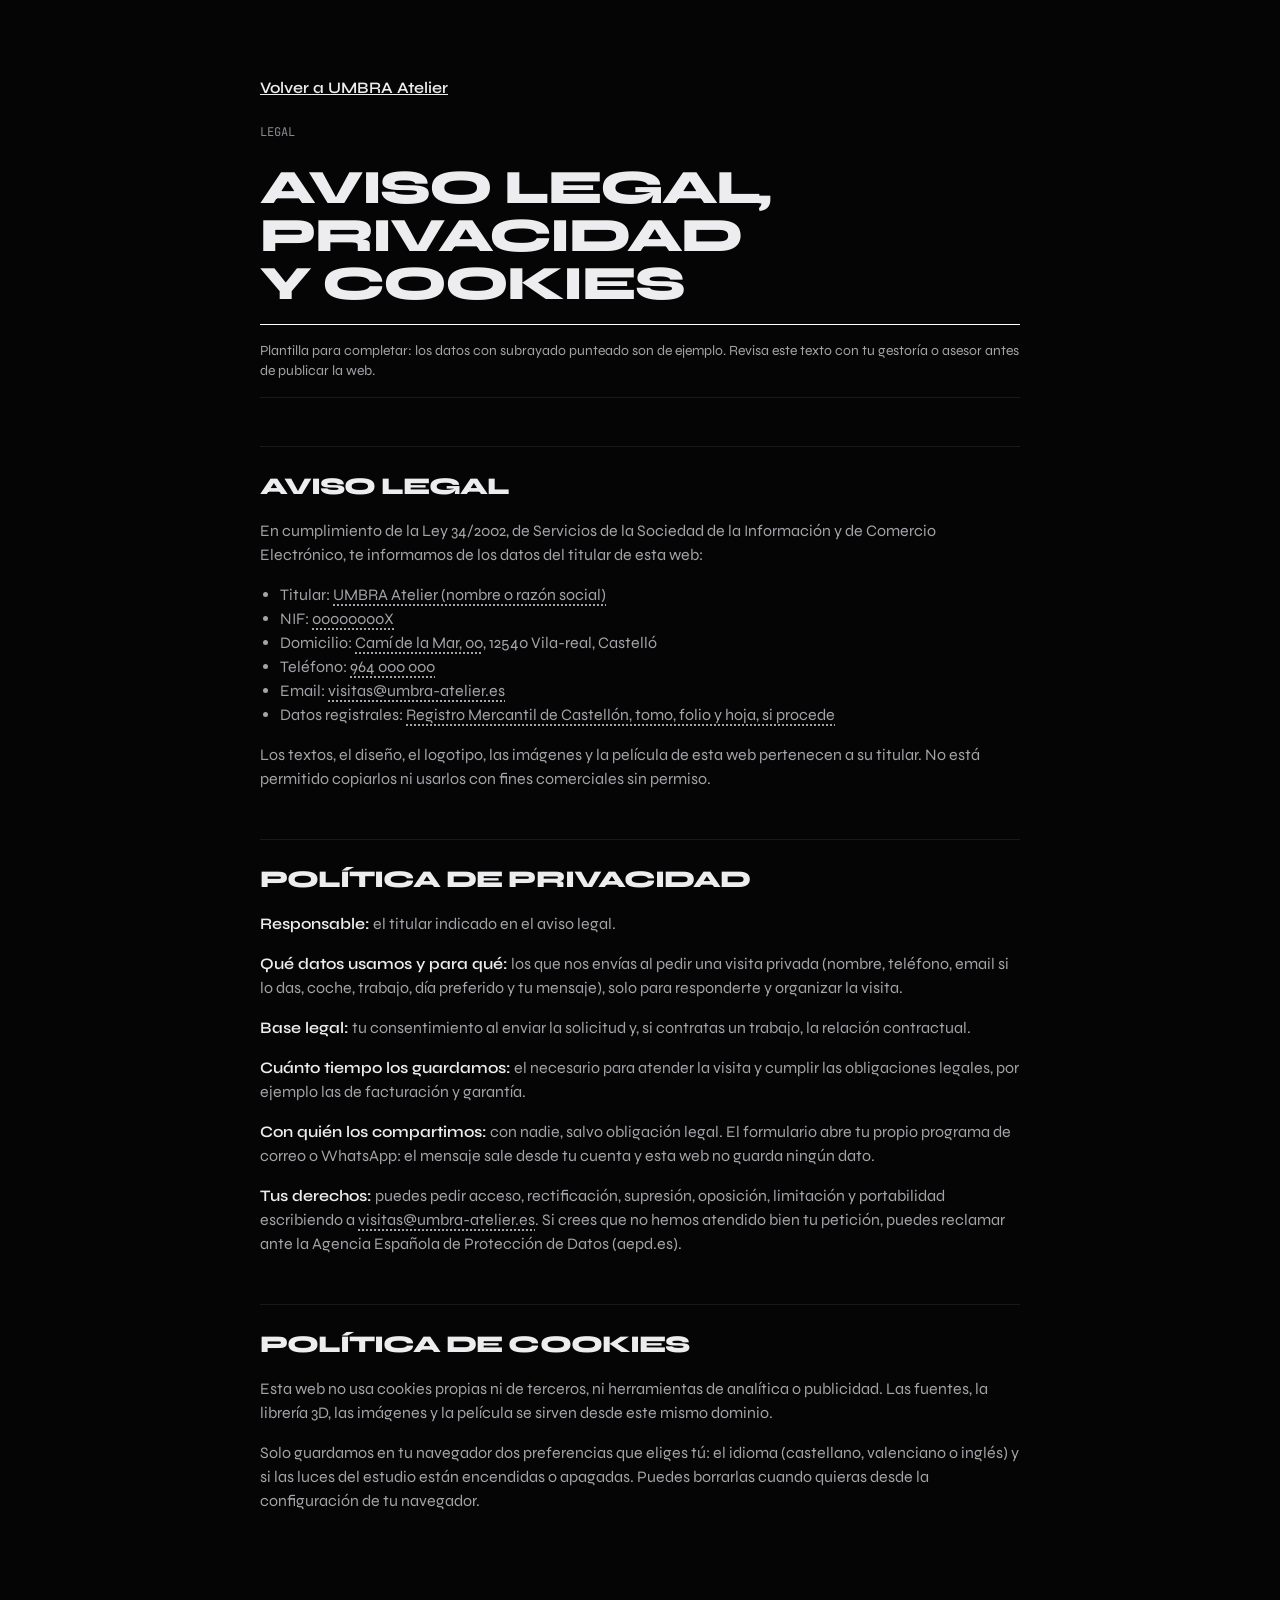
<file: aviso-legal.html>
<!doctype html>
<html lang="es" data-examples="on">
<head>
<meta charset="utf-8">
<meta name="viewport" content="width=device-width, initial-scale=1">
<title>Aviso legal, privacidad y cookies | UMBRA Atelier</title>
<meta name="description" content="Aviso legal, política de privacidad y política de cookies de UMBRA Atelier, taller de lujo en Vila-real.">
<meta name="theme-color" content="#050505">
<link rel="icon" type="image/svg+xml" href="data:image/svg+xml,%3Csvg xmlns='http://www.w3.org/2000/svg' viewBox='0 0 64 64'%3E%3Crect width='64' height='64' fill='%23050505'/%3E%3Ccircle cx='32' cy='32' r='22' fill='%23EDEDEF'/%3E%3Ccircle cx='37' cy='28.5' r='21' fill='%23050505'/%3E%3Ccircle cx='32' cy='32' r='26.5' fill='none' stroke='%23EDEDEF' stroke-width='1.5'/%3E%3C/svg%3E">
<style>
@font-face{font-family:"Syne";src:url("syne-latin-400-normal.woff2") format("woff2");font-weight:400;font-display:swap}
@font-face{font-family:"Syne";src:url("syne-latin-600-normal.woff2") format("woff2");font-weight:600;font-display:swap}
@font-face{font-family:"Syne";src:url("syne-latin-800-normal.woff2") format("woff2");font-weight:800;font-display:swap}
@font-face{font-family:"JetBrains Mono";src:url("jetbrains-mono-latin-400-normal.woff2") format("woff2");font-weight:400;font-display:swap}
*{box-sizing:border-box}
html{background:#050505;color:#EDEDEF;scroll-padding-top:24px}
body{margin:0;font-family:"Syne",system-ui,sans-serif;font-size:16px;line-height:24px}
.wrap{width:min(760px, calc(100% - 32px));margin:0 auto;padding:64px 0 96px}
a{color:#EDEDEF}
:focus-visible{outline:2px solid #2563EB;outline-offset:4px}
.back{display:inline-flex;align-items:center;min-height:48px;font-weight:600}
.mono{font-family:"JetBrains Mono",ui-monospace,monospace;font-size:12px;line-height:16px;text-transform:uppercase;color:#8A8A90}
h1,h2{font-weight:800;letter-spacing:-.04em;text-transform:uppercase;text-wrap:balance}
h1{margin:24px 0 16px;font-size:48px;line-height:1}
h2{margin:48px 0 16px;font-size:24px;line-height:32px;padding-top:24px;border-top:1px solid rgba(255,255,255,.08)}
p,li{color:#A3A3A8;text-wrap:pretty}
strong{color:#EDEDEF;font-weight:600}
ul{padding-left:20px}
.note{padding:16px 0;border-top:1px solid #fff;border-bottom:1px solid rgba(255,255,255,.08);font-size:14px;line-height:20px}
[data-examples="on"] .eg{text-decoration:underline dotted 1.5px;text-underline-offset:4px}
@media (max-width:720px){h1{font-size:30px;line-height:36px}}
</style>
</head>
<body>
<div class="wrap">
  <a class="back" href="index.html">Volver a UMBRA Atelier</a>
  <p class="mono">Legal</p>
  <h1>Aviso legal, privacidad y cookies</h1>
  <p class="note">Plantilla para completar: los datos con subrayado punteado son de ejemplo. Revisa este texto con tu gestoría o asesor antes de publicar la web.</p>

  <h2 id="aviso-legal">Aviso legal</h2>
  <p>En cumplimiento de la Ley 34/2002, de Servicios de la Sociedad de la Información y de Comercio Electrónico, te informamos de los datos del titular de esta web:</p>
  <ul>
    <li>Titular: <span class="eg">UMBRA Atelier (nombre o razón social)</span></li>
    <li>NIF: <span class="eg">00000000X</span></li>
    <li>Domicilio: <span class="eg">Camí de la Mar, 00</span>, 12540 Vila-real, Castelló</li>
    <li>Teléfono: <span class="eg">964 000 000</span></li>
    <li>Email: <span class="eg">visitas@umbra-atelier.es</span></li>
    <li>Datos registrales: <span class="eg">Registro Mercantil de Castellón, tomo, folio y hoja, si procede</span></li>
  </ul>
  <p>Los textos, el diseño, el logotipo, las imágenes y la película de esta web pertenecen a su titular. No está permitido copiarlos ni usarlos con fines comerciales sin permiso.</p>

  <h2 id="privacidad">Política de privacidad</h2>
  <p><strong>Responsable:</strong> el titular indicado en el aviso legal.</p>
  <p><strong>Qué datos usamos y para qué:</strong> los que nos envías al pedir una visita privada (nombre, teléfono, email si lo das, coche, trabajo, día preferido y tu mensaje), solo para responderte y organizar la visita.</p>
  <p><strong>Base legal:</strong> tu consentimiento al enviar la solicitud y, si contratas un trabajo, la relación contractual.</p>
  <p><strong>Cuánto tiempo los guardamos:</strong> el necesario para atender la visita y cumplir las obligaciones legales, por ejemplo las de facturación y garantía.</p>
  <p><strong>Con quién los compartimos:</strong> con nadie, salvo obligación legal. El formulario abre tu propio programa de correo o WhatsApp: el mensaje sale desde tu cuenta y esta web no guarda ningún dato.</p>
  <p><strong>Tus derechos:</strong> puedes pedir acceso, rectificación, supresión, oposición, limitación y portabilidad escribiendo a <span class="eg">visitas@umbra-atelier.es</span>. Si crees que no hemos atendido bien tu petición, puedes reclamar ante la Agencia Española de Protección de Datos (aepd.es).</p>

  <h2 id="cookies">Política de cookies</h2>
  <p>Esta web no usa cookies propias ni de terceros, ni herramientas de analítica o publicidad. Las fuentes, la librería 3D, las imágenes y la película se sirven desde este mismo dominio.</p>
  <p>Solo guardamos en tu navegador dos preferencias que eliges tú: el idioma (castellano, valenciano o inglés) y si las luces del estudio están encendidas o apagadas. Puedes borrarlas cuando quieras desde la configuración de tu navegador.</p>
</div>
</body>
</html>
</file>
<file: site.css>
/* UMBRA Atelier · estilos
   Rejilla suiza de 4 columnas con líneas de 1px, bordes rectos, negro carbón y hormigón de estudio.
   Tipografía: Syne (todo el texto) y JetBrains Mono (datos técnicos). Tamaños en la escala 12/14/16/18/20/24/30/36/48/60/72/96.
   Espacios: 2, 4, 8, 12, 16, 24, 32, 40, 48, 64, 80, 96. */

@font-face{font-family:"Syne";src:url("syne-latin-400-normal.woff2") format("woff2");font-weight:400;font-display:swap}
@font-face{font-family:"Syne";src:url("syne-latin-500-normal.woff2") format("woff2");font-weight:500;font-display:swap}
@font-face{font-family:"Syne";src:url("syne-latin-600-normal.woff2") format("woff2");font-weight:600;font-display:swap}
@font-face{font-family:"Syne";src:url("syne-latin-700-normal.woff2") format("woff2");font-weight:700;font-display:swap}
@font-face{font-family:"Syne";src:url("syne-latin-800-normal.woff2") format("woff2");font-weight:800;font-display:swap}
@font-face{font-family:"JetBrains Mono";src:url("jetbrains-mono-latin-400-normal.woff2") format("woff2");font-weight:400;font-display:swap}
@font-face{font-family:"JetBrains Mono";src:url("jetbrains-mono-latin-500-normal.woff2") format("woff2");font-weight:500;font-display:swap}

:root{
  --bg:#050505; --void:#000000;
  --ink:#EDEDEF; --ink-2:#A3A3A8; --ink-3:#8A8A90;
  --concrete:#C8C8C8; --on-concrete:#0A0A0B; --on-concrete-2:#2E2E31;
  --chrome:#D4D4D8; --white:#FFFFFF; --laser:#2563EB; --laser-soft:#7FA2F7;
  --hair:rgba(255,255,255,.08); --line:rgba(255,255,255,.42); --hair-dark:rgba(0,0,0,.14); --line-dark:rgba(0,0,0,.55);
  --ease:cubic-bezier(0.16,1,0.3,1);
  --sans:"Syne",system-ui,-apple-system,"Segoe UI",sans-serif;
  --mono:"JetBrains Mono",ui-monospace,"Cascadia Mono",Consolas,monospace;
  --g:40px; --sec:96px; --top:12px; --barh:56px; --bar:80px;
  --eclipse:0;
}

*,*::before,*::after{box-sizing:border-box}
html{overflow-x:hidden;overflow-x:clip;background:var(--bg);color:var(--ink);scroll-behavior:smooth;scroll-padding-top:var(--bar);-webkit-text-size-adjust:100%}
body{margin:0;overflow-x:hidden;overflow-x:clip;font-family:var(--sans);font-size:16px;line-height:24px;font-weight:400;background:var(--bg);-webkit-font-smoothing:antialiased;text-rendering:optimizeLegibility}
body.is-loading{overflow:hidden}
img,video,canvas,svg{display:block;max-width:100%}
a{color:inherit}
button,input,select,textarea{font:inherit;color:inherit}
button{cursor:pointer;background:none;border:0;padding:0}
p,dd,li{text-wrap:pretty}
h1,h2,h3,dt{text-wrap:balance}
::selection{background:var(--white);color:var(--void)}
:focus-visible{outline:2px solid var(--laser);outline-offset:4px}
.vh{position:absolute!important;width:1px;height:1px;padding:0;margin:-1px;overflow:hidden;clip:rect(0 0 0 0);white-space:nowrap;border:0}
.skip{position:fixed;left:12px;top:-64px;z-index:200;background:var(--white);color:var(--void);padding:12px 16px;font-size:14px;line-height:20px;font-weight:600;text-decoration:none;transition:transform .3s var(--ease)}
.skip:focus{transform:translateY(76px)}
.ico{width:16px;height:16px;fill:currentColor;flex:none}

/* ---------- entorno: rejilla técnica y grano ---------- */
.grid-lines{position:fixed;top:0;bottom:0;left:var(--g);right:var(--g);pointer-events:none;z-index:1;
  background:linear-gradient(90deg,var(--hair) 1px,transparent 1px) 0 0/25% 100%;border-right:1px solid var(--hair)}
.grain{position:fixed;inset:-50%;pointer-events:none;z-index:150;opacity:.035;
  background-image:url("data:image/svg+xml,%3Csvg xmlns='http://www.w3.org/2000/svg' width='180' height='180'%3E%3Cfilter id='n'%3E%3CfeTurbulence type='fractalNoise' baseFrequency='.9' numOctaves='3' stitchTiles='stitch'/%3E%3CfeColorMatrix values='0 0 0 0 1 0 0 0 0 1 0 0 0 0 1 0 0 0 .9 0'/%3E%3C/filter%3E%3Crect width='100%25' height='100%25' filter='url(%23n)'/%3E%3C/svg%3E");
  animation:grain 1.2s steps(6) infinite}
@keyframes grain{0%{transform:translate(0,0)}20%{transform:translate(-3%,2%)}40%{transform:translate(2%,-4%)}60%{transform:translate(-4%,-1%)}80%{transform:translate(3%,3%)}100%{transform:translate(0,0)}}

/* ---------- estilos de texto ---------- */
.mono,.idx{font-family:var(--mono);font-size:12px;line-height:16px;letter-spacing:.02em;text-transform:uppercase}
.idx{color:var(--ink-3)}
.idx b{color:var(--ink);font-weight:500}
[data-examples="on"] .eg{text-decoration:underline dotted 1.5px;text-underline-offset:4px;text-decoration-color:color-mix(in srgb,currentColor 60%,transparent)}

/* ---------- precarga ---------- */
.preload{position:fixed;inset:0;z-index:180;background:var(--void);display:none;place-items:center}
.js .preload{display:grid}
.no-pre .preload{display:none!important}
.preload__count{font-family:var(--mono);font-size:60px;line-height:60px;font-weight:500;letter-spacing:-.02em;color:var(--white);font-variant-numeric:tabular-nums;text-align:center}
.preload__count small{display:block;margin-top:16px;font-size:12px;line-height:16px;letter-spacing:.08em;color:var(--ink-3);font-weight:400}
.preload__line{position:absolute;left:0;right:0;top:50%;height:2px;margin-top:-1px;background:var(--white);transform:scaleX(0);box-shadow:0 0 24px 2px rgba(255,255,255,.55)}
.preload__half{position:absolute;left:0;right:0;height:50%;background:var(--void)}
.preload__half--t{top:0}.preload__half--b{bottom:0}
.preload.is-line .preload__count{opacity:0;transition:opacity .25s var(--ease)}
.preload.is-line .preload__line{transform:scaleX(1);transition:transform .6s var(--ease)}
.preload.is-open{background:transparent;pointer-events:none}
.preload.is-open .preload__half--t{transform:translateY(-100%);transition:transform .9s var(--ease)}
.preload.is-open .preload__half--b{transform:translateY(100%);transition:transform .9s var(--ease)}
.preload.is-open .preload__line{opacity:0;transform:scaleX(1) scaleY(24);transition:opacity .7s var(--ease),transform .7s var(--ease)}
.preload.is-gone{display:none}

/* ---------- barra superior flotante ---------- */
.bar{position:fixed;top:var(--top);left:var(--g);right:var(--g);height:var(--barh);z-index:120;display:flex;align-items:center;gap:16px;padding:0 8px 0 16px;
  border:1px solid var(--hair);background:rgba(5,5,5,.7);backdrop-filter:blur(16px) saturate(1.2);-webkit-backdrop-filter:blur(16px) saturate(1.2)}
.brand{display:flex;align-items:center;gap:12px;text-decoration:none;color:var(--ink);flex:none;position:relative;z-index:2}
.brand svg{width:32px;height:32px}
.brand__word{font-weight:800;font-size:20px;line-height:20px;letter-spacing:-.04em;display:block}
.brand__sub{font-family:var(--mono);font-size:12px;line-height:16px;letter-spacing:.12em;color:var(--ink-3);display:block}
.nav{display:flex;gap:4px;margin-left:auto}
.nav a{font-size:14px;line-height:20px;font-weight:500;text-decoration:none;color:var(--ink-2);padding:8px 12px;transition:color .3s var(--ease)}
.nav a:hover,.nav a[aria-current="true"]{color:var(--white)}
.nav a[aria-current="true"]{box-shadow:inset 0 -1px 0 var(--white)}
.lights{display:flex;align-items:center;gap:8px;font-family:var(--mono);font-size:12px;line-height:16px;text-transform:uppercase;letter-spacing:.04em;color:var(--ink-2);padding:8px 12px;border:1px solid var(--line);min-height:40px;position:relative;z-index:2;transition:border-color .3s var(--ease)}
.lights:hover{border-color:var(--white)}
.lights__track{width:32px;height:16px;border:1px solid var(--line);position:relative;flex:none}
.lights__dot{position:absolute;top:3px;left:3px;width:8px;height:8px;background:var(--white);transition:transform .4s var(--ease),background .4s var(--ease)}
.lights[aria-checked="false"] .lights__dot{transform:translateX(16px);background:var(--ink-3)}
.lights__state{color:var(--white);min-width:3ch}
.lang{display:flex;border:1px solid var(--line);position:relative;z-index:2}
.lang button{font-family:var(--mono);font-size:12px;line-height:16px;padding:0 8px;min-height:38px;color:var(--ink-2);transition:background .3s var(--ease),color .3s var(--ease)}
.lang button:hover{color:var(--white)}
.lang button[aria-pressed="true"]{background:var(--white);color:var(--void)}

.btn{display:inline-flex;align-items:center;justify-content:center;gap:8px;min-height:48px;padding:8px 12px;font-size:16px;line-height:24px;font-weight:600;text-decoration:none;border:1px solid var(--white);border-radius:0;
  transition:background .3s var(--ease),color .3s var(--ease),border-color .3s var(--ease),transform .5s var(--ease)}
.btn:active{transform:scale(.98)}
.btn--solid{background:var(--white);color:var(--void)}
.btn--solid:hover{background:transparent;color:var(--white)}
.btn--ghost{color:var(--white);border-color:var(--line)}
.btn--ghost:hover{border-color:var(--white);background:rgba(255,255,255,.06)}
.btn--sm{min-height:40px;font-size:14px;line-height:20px}
.menu-btn{display:none;width:44px;height:44px;border:1px solid var(--line);position:relative;z-index:2;flex:none}
.menu-btn span{position:absolute;left:12px;right:12px;height:1px;background:var(--white);transition:transform .5s var(--ease)}
.menu-btn span:first-child{top:18px}.menu-btn span:last-child{top:26px}
.menu-btn[aria-expanded="true"] span:first-child{transform:translateY(4px) rotate(45deg)}
.menu-btn[aria-expanded="true"] span:last-child{transform:translateY(-4px) rotate(-45deg)}

/* ---------- portada: linterna de estudio ---------- */
.hero{position:relative;height:100vh;height:100svh;min-height:640px;overflow:hidden;background:var(--void);isolation:isolate}
.hero__stage{position:absolute;inset:0;overflow:hidden}
.hero__grp{position:absolute;inset:-24px;will-change:transform;transition:transform 1.2s var(--ease)}
.hero.is-live .hero__grp{transition:none}
.hero__img{position:absolute;inset:0;width:100%;height:100%;object-fit:cover;object-position:50% 58%;user-select:none;-webkit-user-drag:none}
.hero__img--dark{filter:brightness(.42) contrast(1.08)}
.hero__wheel .hero__img--dark{filter:brightness(.72) contrast(1.06)}
.beam{position:absolute;left:0;top:0;width:var(--br,640px);height:var(--br,640px);overflow:hidden;pointer-events:none;will-change:transform;
  -webkit-mask-image:radial-gradient(closest-side,#000 0%,rgba(0,0,0,.82) 38%,rgba(0,0,0,.35) 70%,transparent 100%);
          mask-image:radial-gradient(closest-side,#000 0%,rgba(0,0,0,.82) 38%,rgba(0,0,0,.35) 70%,transparent 100%)}
.beam__in{position:absolute;left:0;top:0;will-change:transform}
.beam__in .hero__img{filter:brightness(1.06)}
.hero__wheel .beam__in .hero__img{filter:brightness(1.24) contrast(1.04)}
.hero__title{position:absolute;left:0;right:0;top:50%;margin:0;text-align:center;font-weight:800;letter-spacing:-.06em;line-height:1;text-transform:uppercase;
  font-size:min(15.8vw,40vh);color:#E7E7E8;transform:translateY(-62%);user-select:none;white-space:nowrap;
  transition:color 1s var(--ease),-webkit-text-stroke-color 1s var(--ease)}
.hero__shade{position:absolute;inset:0;pointer-events:none;background:linear-gradient(180deg,rgba(0,0,0,.6) 0%,rgba(0,0,0,0) 24%,rgba(0,0,0,0) 54%,rgba(0,0,0,.82) 100%)}
.hero__eclipse{position:absolute;inset:0;background:var(--void);opacity:calc(var(--eclipse-hero,0)*.92);pointer-events:none}
.hero__copy{position:absolute;left:var(--g);bottom:64px;z-index:3;max-width:680px}
.hero__copy h1{margin:0 0 16px;font-weight:700;font-size:36px;line-height:40px;letter-spacing:-.035em;max-width:680px;
  background:linear-gradient(90deg,#FFFFFF,#9B9B9B);-webkit-background-clip:text;background-clip:text;color:transparent}
.hero__copy p{margin:0 0 24px;color:#D2D2D5;font-size:18px;line-height:28px;max-width:680px}
.hero__ctas{display:flex;flex-wrap:wrap;gap:12px;align-items:center}
.hero__meta{position:absolute;z-index:3;font-family:var(--mono);font-size:12px;line-height:20px;letter-spacing:.04em;text-transform:uppercase;color:#CBCBCE}
.hero__meta span{display:block;color:var(--ink-3)}
.hero__meta--tl{left:var(--g);top:calc(var(--top) + var(--barh) + 24px)}
.hero__meta--tr{right:var(--g);top:calc(var(--top) + var(--barh) + 24px);text-align:right}
.hero__meta--br{right:var(--g);bottom:64px;text-align:right}
.hero__cue{display:inline-flex;align-items:center;gap:12px;margin-top:16px;color:var(--ink-2);text-decoration:none}
.hero__cue i{display:block;width:1px;height:32px;background:var(--line);position:relative;overflow:hidden}
.hero__cue i::after{content:"";position:absolute;left:0;top:0;width:1px;height:12px;background:var(--white);animation:cue 2.8s var(--ease) infinite -1s}
@keyframes cue{0%{transform:translateY(-16px)}60%,100%{transform:translateY(40px)}}
.hero__bg{transition:opacity 1.2s var(--ease)}
.hero--off .hero__bg{opacity:0}
.hero--off .hero__title{color:transparent;-webkit-text-stroke:1px rgba(255,255,255,.18)}
.hero__wheel .hero__img{transition:filter 1.2s var(--ease)}
.hero--off .hero__wheel .hero__img--dark{filter:brightness(.5) contrast(1.6)}
.hero--off .hero__wheel .beam__in .hero__img{filter:brightness(1.14) contrast(1.5)}

/* ---------- secciones ---------- */
main{position:relative;z-index:2}
.sec{position:relative;padding:var(--sec) var(--g);border-top:1px solid var(--hair)}
.sec__head{display:grid;grid-template-columns:repeat(12,1fr);gap:0 24px;align-items:end;margin-bottom:64px}
.sec__head .idx{grid-column:1/4;align-self:start;padding-top:8px}
.sec__head h2{grid-column:4/13;margin:0;font-weight:800;font-size:96px;line-height:1;letter-spacing:-.04em;text-transform:uppercase}
.sec__head .lede{grid-column:4/10;margin:32px 0 0;color:var(--ink-2);font-size:18px;line-height:28px;max-width:56ch}
.js-ready .reveal{opacity:0;transform:translateY(32px);transition:opacity .8s var(--ease),transform .8s var(--ease)}
.js-ready .reveal.in{opacity:1;transform:none}
.js-ready .reveal-stagger>*{opacity:0;transform:translateY(24px);transition:opacity .8s var(--ease),transform .8s var(--ease)}
.js-ready .reveal-stagger.in>*{opacity:1;transform:none}
.reveal-stagger.in>*:nth-child(2){transition-delay:.08s}.reveal-stagger.in>*:nth-child(3){transition-delay:.16s}
.reveal-stagger.in>*:nth-child(4){transition-delay:.24s}.reveal-stagger.in>*:nth-child(5){transition-delay:.32s}
.reveal-stagger.in>*:nth-child(6){transition-delay:.4s}.reveal-stagger.in>*:nth-child(7){transition-delay:.48s}
.reveal-stagger.in>*:nth-child(8){transition-delay:.56s}
.reveal-stagger.done>*,.reveal-stagger.done>*:nth-child(n){transition-delay:0s}

/* ---------- 01 película ---------- */
.film{background:var(--void)}
.film__frame{position:relative;aspect-ratio:16/9;background:#000;border:1px solid var(--hair);overflow:hidden}
.film__frame video,.film__poster{position:absolute;inset:0;width:100%;height:100%;object-fit:cover}
.film__frame video{will-change:transform}
.film__poster{transition:opacity .8s var(--ease)}
.film.is-ready .film__poster{opacity:0}
.film__black{position:absolute;inset:0;background:#000;opacity:0;pointer-events:none;transition:opacity .9s var(--ease)}
.film.is-fading .film__black{opacity:1}
.film__end{position:absolute;left:0;right:0;bottom:0;padding:40px;display:flex;align-items:flex-end;justify-content:space-between;gap:24px;flex-wrap:wrap;
  background:linear-gradient(0deg,rgba(0,0,0,.8),rgba(0,0,0,0));opacity:0;transform:translateY(16px);pointer-events:none;transition:opacity .8s var(--ease),transform .9s var(--ease)}
.film.is-holding .film__end{opacity:1;transform:none;pointer-events:auto}
.film__end p{margin:0;font-weight:800;font-size:48px;line-height:1;letter-spacing:-.04em;text-transform:uppercase;text-shadow:0 2px 16px rgba(0,0,0,.6)}
.film__play{position:absolute;inset:0;display:none;place-items:center;background:rgba(0,0,0,.35);width:100%}
.film__play span{display:inline-flex;align-items:center;gap:8px;min-height:48px;padding:8px 16px;border:1px solid var(--white);background:rgba(0,0,0,.6);font-size:16px;line-height:24px;font-weight:600}
.film.needs-tap .film__play{display:grid}
.film__ui{display:grid;grid-template-columns:auto 1fr auto;border:1px solid var(--hair);border-top:0}
.film__ctrl{display:flex}
.film__ctrl button{width:56px;min-height:64px;display:grid;place-items:center;border-right:1px solid var(--hair);color:var(--ink);transition:background .3s var(--ease),color .3s var(--ease)}
.film__ctrl button:hover{background:var(--white);color:var(--void)}
.film__ctrl button:active{transform:translateY(1px)}
.film__count{display:flex;align-items:center;padding:0 16px;font-family:var(--mono);font-size:12px;line-height:16px;color:var(--ink-2);border-left:1px solid var(--hair);font-variant-numeric:tabular-nums}
.film__count b{color:var(--white);font-weight:500}
.chapters{display:grid;grid-template-columns:repeat(4,1fr);margin:0;padding:0;list-style:none}
.chapter{border-left:1px solid var(--hair)}
.chapter:first-child{border-left:0}
.chapter button{display:block;width:100%;height:100%;text-align:left;padding:12px 16px 16px;position:relative;color:var(--ink-3);transition:color .4s var(--ease)}
.chapter button::before{content:"";position:absolute;left:0;top:0;height:2px;width:100%;background:var(--hair)}
.chapter__fill{position:absolute;left:0;top:0;height:2px;width:100%;background:var(--white);transform:scaleX(0);transform-origin:0 50%}
.chapter__n{font-family:var(--mono);font-size:12px;line-height:16px;display:block}
.chapter__t{font-weight:600;font-size:14px;line-height:20px;display:block;margin-top:4px}
.chapter[aria-current="step"] button,.chapter button:hover{color:var(--white)}
.chapter[aria-current="step"] .chapter__n{color:var(--laser-soft)}
.film__captions{display:grid;grid-template-columns:repeat(12,1fr);gap:24px;margin-top:48px}
.film__caption{grid-column:4/10;min-height:64px;margin:0;font-size:24px;line-height:32px;font-weight:500;color:var(--ink)}
.film__caption span{display:block;transition:opacity .6s var(--ease),transform .8s var(--ease)}
.film__caption.swap span{opacity:0;transform:translateY(12px)}
.film__note{grid-column:10/13;margin:0;color:var(--ink-3);align-self:end}

/* ---------- frase de taller (palabra a palabra) ---------- */
.creed{background:var(--void);padding:var(--sec) var(--g);border-top:1px solid var(--hair)}
.creed p{margin:0 auto;max-width:1000px;font-weight:700;font-size:60px;line-height:1;letter-spacing:-.035em;text-wrap:balance}
.creed .w{color:rgba(237,237,239,.3);transition:color .8s var(--ease)}
.creed .w.on{color:var(--ink)}
.creed__by{display:block;max-width:1000px;margin:32px auto 0;color:var(--ink-3)}

/* ---------- 02 anatomía ---------- */
.anat{background:var(--bg)}
.anat__grid{display:grid;grid-template-columns:repeat(12,1fr);border:1px solid var(--hair)}
.viewer{grid-column:1/9;position:relative;aspect-ratio:1/1;max-height:82vh;width:100%;border-right:1px solid var(--hair);overflow:hidden;cursor:grab;touch-action:pan-y;background:#0A0A0A}
.viewer.dragging{cursor:grabbing}
.viewer canvas{position:absolute;inset:0;width:100%!important;height:100%!important;opacity:0;transition:opacity 1s var(--ease)}
.viewer.ready canvas{opacity:1}
.viewer__still{position:absolute;inset:0;width:100%;height:100%;object-fit:cover;transition:opacity 1s var(--ease)}
.viewer.ready .viewer__still{opacity:0}
.viewer.static .viewer__still:not(.viewer__ex){opacity:1}
.viewer.static{cursor:default}
.viewer.static .viewer__axes{display:none}
.viewer__load{position:absolute;left:16px;top:16px;color:var(--ink-3);display:flex;align-items:center;gap:8px}
.viewer__load i{display:block;width:64px;height:2px;background:var(--hair);position:relative;overflow:hidden}
.viewer__load i::after{content:"";position:absolute;inset:0;background:var(--chrome);transform:scaleX(var(--lp,.08));transform-origin:0 50%;transition:transform .4s var(--ease)}
.viewer.ready .viewer__load,.viewer.static .viewer__load{display:none}
.viewer__axes{position:absolute;right:16px;top:16px;text-align:right;color:var(--ink-3);pointer-events:none}
.hs{position:absolute;left:0;top:0;width:44px;height:44px;margin:-22px 0 0 -22px;display:grid;place-items:center;opacity:0;transition:opacity .5s var(--ease);will-change:transform}
.viewer.ready .hs{opacity:1}
.viewer.ready .hs.is-back{opacity:.25}
.hs__mark{width:16px;height:16px;position:relative;border:1px solid var(--white);transition:transform .5s var(--ease),border-color .3s var(--ease),background .3s var(--ease)}
.hs__mark::before,.hs__mark::after{content:"";position:absolute;background:var(--white)}
.hs__mark::before{left:50%;top:-8px;bottom:-8px;width:1px}
.hs__mark::after{top:50%;left:-8px;right:-8px;height:1px}
.hs:hover .hs__mark{transform:scale(1.15)}
.hs__label{position:absolute;left:32px;top:50%;transform:translateY(-50%);white-space:nowrap;font-family:var(--mono);font-size:12px;line-height:16px;text-transform:uppercase;background:rgba(5,5,5,.8);padding:4px 8px;color:var(--white);opacity:0;transition:opacity .3s var(--ease);pointer-events:none}
.hs:hover .hs__label,.hs:focus-visible .hs__label,.hs[aria-pressed="true"] .hs__label{opacity:1}
.hs[aria-pressed="true"] .hs__mark{transform:rotate(45deg);border-color:var(--laser);background:rgba(37,99,235,.3)}
.hold{position:absolute;left:16px;bottom:16px;right:16px;display:flex;align-items:center;gap:16px;flex-wrap:wrap}
.hold__btn{position:relative;overflow:hidden;min-height:48px;padding:8px 16px;border:1px solid var(--white);font-size:16px;line-height:24px;font-weight:600;background:rgba(5,5,5,.6);user-select:none;-webkit-user-select:none;touch-action:none}
.hold__btn i{position:absolute;inset:0;background:var(--white);transform:scaleX(var(--hp,0));transform-origin:0 50%}
.hold__btn span{position:relative;mix-blend-mode:difference;color:var(--white)}
.hold__btn:active{transform:translateY(1px)}
.hold__hint{color:var(--ink-3)}
.panel{grid-column:9/13;padding:32px;display:flex;flex-direction:column}
.panel__code{color:var(--ink-3)}
.panel__name{margin:12px 0 0;font-weight:800;font-size:36px;line-height:40px;letter-spacing:-.04em;text-transform:uppercase}
.panel__what{margin:16px 0 0;color:var(--ink-2)}
.panel__do{margin:24px 0 0;padding-top:16px;border-top:1px solid var(--hair)}
.panel__do b{display:block;margin-bottom:8px}
.panel__do p{margin:0}
.tele{list-style:none;margin:24px 0 0;padding:0;border-top:1px solid var(--hair)}
.tele li{display:grid;grid-template-columns:1fr auto;gap:4px 12px;padding:12px 0;border-bottom:1px solid var(--hair);font-family:var(--mono);font-size:12px;line-height:16px;text-transform:uppercase}
.tele__k{color:var(--ink-3)}
.tele__v{color:var(--white);text-align:right}
.tele__bar{grid-column:1/3;height:2px;background:var(--hair);position:relative;overflow:hidden}
.tele__bar i{position:absolute;inset:0;background:var(--chrome);transform:scaleX(0);transform-origin:0 50%}
.panel.run .tele__bar i{transform:scaleX(1);transition:transform .9s var(--ease)}
.panel.run .tele li:nth-child(2) .tele__bar i{transition-delay:.25s}
.panel.run .tele li:nth-child(3) .tele__bar i{transition-delay:.5s}
.tele__ok{grid-column:1/3;color:var(--ink-3);opacity:0}
.panel.run .tele__ok{opacity:1;transition:opacity .4s var(--ease) .9s}
.panel.run .tele li:nth-child(2) .tele__ok{transition-delay:1.15s}
.panel.run .tele li:nth-child(3) .tele__ok{transition-delay:1.4s}
.panel__go{margin-top:auto;padding-top:24px}
.parts{grid-column:1/13;display:grid;grid-template-columns:repeat(6,1fr);list-style:none;margin:0;padding:0;border-top:1px solid var(--hair)}
.parts li{border-left:1px solid var(--hair)}
.parts li:first-child{border-left:0}
.parts button{width:100%;min-height:64px;text-align:left;padding:12px 16px;font-family:var(--mono);font-size:12px;line-height:16px;text-transform:uppercase;color:var(--ink-3);transition:color .3s var(--ease),background .3s var(--ease)}
.parts button b{display:block;font-family:var(--sans);font-weight:600;font-size:14px;line-height:20px;text-transform:none;color:inherit;margin-top:4px}
.parts button:hover,.parts button[aria-pressed="true"]{color:var(--white)}
.parts button[aria-pressed="true"]{background:rgba(255,255,255,.04);box-shadow:inset 0 2px 0 var(--laser)}
.parts.lit li{animation:lit .9s var(--ease) both}
.parts.lit li:nth-child(2){animation-delay:.08s}.parts.lit li:nth-child(3){animation-delay:.16s}.parts.lit li:nth-child(4){animation-delay:.24s}.parts.lit li:nth-child(5){animation-delay:.32s}.parts.lit li:nth-child(6){animation-delay:.4s}
@keyframes lit{0%{background:rgba(255,255,255,0)}35%{background:rgba(255,255,255,.14)}100%{background:rgba(255,255,255,0)}}

/* ---------- 03 acabados (hormigón claro) ---------- */
.finish{background:var(--concrete);color:var(--on-concrete);border-top:0}
.finish .idx{color:#3B3B3F}.finish .idx b{color:var(--on-concrete)}
.finish .sec__head .lede{color:var(--on-concrete-2)}
.finish__grid{display:grid;grid-template-columns:repeat(12,1fr);gap:0 24px;align-items:center}
.cmp{grid-column:1/8;position:relative;aspect-ratio:1/1;background:#9b9b9d;overflow:hidden;border:1px solid var(--hair-dark)}
.cmp img{position:absolute;inset:0;width:100%;height:100%;object-fit:cover}
.cmp img+img{opacity:var(--o,0)}
.cmp__tag{position:absolute;left:16px;top:16px;color:#1b1b1d;background:rgba(200,200,200,.8);padding:4px 8px}
.finish__side{grid-column:8/13;padding-left:32px}
.read{border-top:1px solid var(--line-dark)}
.read__name{margin:16px 0 0;font-weight:800;font-size:48px;line-height:1;letter-spacing:-.04em;text-transform:uppercase}
.read__num{display:flex;align-items:baseline;gap:12px;margin-top:24px;font-family:var(--mono)}
.read__num b{font-size:72px;line-height:1;font-weight:500;letter-spacing:-.04em;font-variant-numeric:tabular-nums}
.read__num span{font-size:12px;line-height:16px;text-transform:uppercase;color:var(--on-concrete-2)}
.read__desc{margin:16px 0 0;color:var(--on-concrete-2);max-width:44ch;min-height:72px}
.slider{margin-top:32px}
.slider input{-webkit-appearance:none;appearance:none;width:100%;height:44px;background:transparent;margin:0;cursor:pointer}
.slider input::-webkit-slider-runnable-track{height:2px;background:var(--on-concrete)}
.slider input::-moz-range-track{height:2px;background:var(--on-concrete)}
.slider input::-webkit-slider-thumb{-webkit-appearance:none;width:24px;height:24px;margin-top:-11px;background:var(--on-concrete);border:0;border-radius:0}
.slider input::-moz-range-thumb{width:24px;height:24px;background:var(--on-concrete);border:0;border-radius:0}
.slider input:focus-visible{outline:2px solid #1d4ed8;outline-offset:4px}
.slider__ticks{display:flex;justify-content:space-between;margin-top:4px}
.slider__ticks button{font-family:var(--mono);font-size:12px;line-height:16px;text-transform:uppercase;color:var(--on-concrete-2);min-height:40px;padding:0 4px;transition:color .3s var(--ease)}
.slider__ticks button[aria-pressed="true"]{color:var(--on-concrete);text-decoration:underline;text-underline-offset:6px}
.finish__foot{margin:32px 0 0;font-size:14px;line-height:20px;color:var(--on-concrete-2);max-width:52ch}
.finish .btn--dark{background:var(--on-concrete);color:var(--concrete);border-color:var(--on-concrete);margin-top:24px}
.finish .btn--dark:hover{background:transparent;color:var(--on-concrete)}
.finish :focus-visible{outline-color:#1d4ed8}

/* ---------- 04 carta del taller (tabla) ---------- */
.menu{background:var(--void)}
.table{width:100%;border-collapse:collapse;border-top:1px solid var(--line)}
.table th{font-family:var(--mono);font-weight:400;font-size:12px;line-height:16px;text-transform:uppercase;color:var(--ink-3);text-align:left;padding:12px 16px;border-bottom:1px solid var(--line)}
.table th.r{text-align:right}
.table td{padding:24px 16px;border-bottom:1px solid var(--hair);vertical-align:baseline}
.table tbody tr{cursor:pointer}
.table tbody tr:hover,.table tbody tr:focus-within{background:var(--white);color:var(--void)}
.table tbody tr:hover td,.table tbody tr:focus-within td{color:var(--void)}
.t-ref{font-family:var(--mono);font-size:12px;line-height:16px;color:var(--ink-3);white-space:nowrap;width:1%}
.t-cat{font-family:var(--mono);font-size:12px;line-height:16px;text-transform:uppercase;color:var(--ink-3);display:block;margin-bottom:8px}
.table tr:hover .t-cat,.table tr:focus-within .t-cat,.table tr:hover .t-ref,.table tr:focus-within .t-ref{color:#3a3a3e}
.t-name{font-weight:700;font-size:24px;line-height:32px;letter-spacing:-.03em;text-transform:uppercase}
.t-name button{text-align:left;text-transform:inherit;letter-spacing:inherit;line-height:inherit;font-weight:inherit}
.t-name button:focus-visible{outline-offset:6px}
.t-inc{color:var(--ink-2);max-width:56ch}
.table tr:hover .t-inc,.table tr:focus-within .t-inc{color:#2a2a2d}
.t-time,.t-price{font-family:var(--mono);font-size:14px;line-height:20px;white-space:nowrap;text-align:right}
.table__note{display:flex;justify-content:space-between;gap:24px;flex-wrap:wrap;margin-top:24px;color:var(--ink-3)}

/* ---------- 05 visita privada ---------- */
.visit{background:var(--bg)}
.visit__grid{display:grid;grid-template-columns:repeat(12,1fr);gap:0 24px}
.visit__side{grid-column:1/5}
.steps{list-style:none;margin:0;padding:0}
.steps li{padding:24px 0;border-top:1px solid var(--hair);display:grid;grid-template-columns:48px 1fr;gap:0 12px}
.steps li:last-child{border-bottom:1px solid var(--hair)}
.steps b{font-family:var(--mono);font-weight:500;font-size:12px;line-height:16px;color:var(--ink-3);padding-top:4px}
.steps p{margin:0}
.steps strong{display:block;font-weight:700;font-size:20px;line-height:28px;letter-spacing:-.02em;margin-bottom:4px}
.steps span{color:var(--ink-2)}
.contact{margin-top:32px;font-family:var(--mono);font-size:14px;line-height:32px;color:var(--ink-2)}
.contact a{color:var(--ink);text-decoration:none;border-bottom:1px solid var(--line);transition:border-color .3s var(--ease)}
.contact a:hover{border-color:var(--white)}
.form{grid-column:6/13;display:grid;grid-template-columns:1fr 1fr;gap:0 24px;align-content:start}
.field{display:flex;flex-direction:column;padding:16px 0 4px;border-top:1px solid var(--hair)}
.field--full{grid-column:1/3}
.field label{font-family:var(--mono);font-size:12px;line-height:16px;text-transform:uppercase;color:var(--ink-2)}
.field label small{color:var(--ink-3);text-transform:none;font-size:12px}
.field input,.field select,.field textarea{background:transparent;border:0;border-bottom:1px solid var(--line);border-radius:0;padding:8px 0;min-height:48px;font-size:18px;line-height:28px;color:var(--ink);transition:border-color .3s var(--ease)}
.field select{appearance:none;-webkit-appearance:none;background-image:linear-gradient(45deg,transparent 50%,var(--ink-2) 50%),linear-gradient(135deg,var(--ink-2) 50%,transparent 50%);background-position:calc(100% - 16px) 52%,calc(100% - 12px) 52%;background-size:4px 4px;background-repeat:no-repeat;padding-right:32px}
.field select option{background:#111;color:var(--ink)}
.field textarea{resize:vertical;min-height:96px}
.field input::placeholder,.field textarea::placeholder{color:#717176}
.field input:focus,.field select:focus,.field textarea:focus{outline:none;border-bottom-color:var(--white)}
.field input:focus-visible,.field select:focus-visible,.field textarea:focus-visible{outline:2px solid var(--laser);outline-offset:4px}
.field input[type="date"]{color-scheme:dark}
.field__err{min-height:24px;font-family:var(--mono);font-size:12px;line-height:16px;color:#FF8A7A;padding-top:8px}
.field.invalid input,.field.invalid select{border-bottom-color:#FF8A7A}
.check{grid-column:1/3;display:flex;gap:12px;align-items:flex-start;padding:16px 0 4px;border-top:1px solid var(--hair);font-size:14px;line-height:20px;color:var(--ink-2)}
.check input{width:20px;height:20px;margin:0;accent-color:var(--white);flex:none}
.check a{color:var(--ink)}
.check.invalid{color:#FFB4A8}
.form__actions{grid-column:1/3;display:flex;gap:12px;flex-wrap:wrap;align-items:center;margin-top:24px}
.form__note{grid-column:1/3;margin:16px 0 0;font-size:14px;line-height:20px;color:var(--ink-3);max-width:60ch}
.form__ok{grid-column:1/3;margin-top:16px;padding:16px 24px;border:1px solid var(--line);display:none}
.form__ok.show{display:block}
.form__ok b{font-weight:700;display:block;margin-bottom:4px}
.faq{grid-column:1/13;margin-top:96px;display:grid;grid-template-columns:repeat(12,1fr);gap:0 24px}
.faq h3{grid-column:1/4;margin:0}
.faq dl{grid-column:4/13;margin:0;display:grid;grid-template-columns:1fr 1fr;gap:0 24px}
.faq dt{font-weight:700;font-size:18px;line-height:28px;letter-spacing:-.02em;padding-top:16px;border-top:1px solid var(--hair)}
.faq dd{margin:8px 0 32px;color:var(--ink-2)}

/* ---------- pie monumental ---------- */
.foot{position:relative;background:var(--void);padding:96px var(--g) 24px;border-top:1px solid var(--hair);overflow:hidden}
.foot__big{margin:0;font-weight:800;text-transform:uppercase;letter-spacing:-.05em;line-height:.8;color:var(--white);user-select:none}
.foot__big span{display:table;white-space:nowrap;font-size:18vw}
.foot__row{display:grid;grid-template-columns:repeat(12,1fr);gap:24px;margin-top:80px;padding-top:24px;border-top:1px solid var(--hair);align-items:start}
.foot__cta{grid-column:1/5}
.magnet{display:inline-block;will-change:transform}
.magnet .btn{min-height:64px;padding:8px 24px;font-size:18px;line-height:28px}
.foot__col{grid-column:span 2;font-family:var(--mono);font-size:12px;line-height:24px;color:var(--ink-2)}
.foot__col b{display:block;color:var(--ink-3);font-weight:400;text-transform:uppercase;margin-bottom:8px}
.foot__col a{color:var(--ink);text-decoration:none}
.foot__col a:hover{text-decoration:underline;text-underline-offset:4px}
.foot__legal{display:flex;justify-content:space-between;gap:16px;flex-wrap:wrap;margin-top:40px;color:var(--ink-3)}
.foot__legal a{color:var(--ink-2)}

/* ---------- luces de estudio apagadas ---------- */
.finish,.cmp img{transition:background-color 1s var(--ease),color 1s var(--ease),filter 1s var(--ease)}
[data-lights="off"] .finish{background:var(--void);color:var(--ink)}
[data-lights="off"] .finish .idx,[data-lights="off"] .finish .idx b{color:var(--ink-3)}
[data-lights="off"] .finish .sec__head .lede,[data-lights="off"] .finish .read__desc,[data-lights="off"] .finish .read__num span,[data-lights="off"] .finish .finish__foot,[data-lights="off"] .finish .slider__ticks button{color:var(--ink-2)}
[data-lights="off"] .finish .slider__ticks button[aria-pressed="true"]{color:var(--white)}
[data-lights="off"] .finish .read{border-color:var(--line)}
[data-lights="off"] .finish .slider input::-webkit-slider-runnable-track{background:var(--white)}
[data-lights="off"] .finish .slider input::-webkit-slider-thumb{background:var(--white)}
[data-lights="off"] .finish .slider input::-moz-range-track{background:var(--white)}
[data-lights="off"] .finish .slider input::-moz-range-thumb{background:var(--white)}
[data-lights="off"] .finish .btn--dark{background:var(--white);color:var(--void);border-color:var(--white)}
[data-lights="off"] .finish .btn--dark:hover{background:transparent;color:var(--white)}
[data-lights="off"] .cmp img{filter:brightness(.55) contrast(1.45)}
[data-lights="off"] .viewer{background:#000}

/* ---------- cursor técnico ---------- */
.cursor{position:fixed;left:0;top:0;z-index:190;pointer-events:none;display:none;mix-blend-mode:difference}
.cursor__ring{position:absolute;left:-16px;top:-16px;width:32px;height:32px;border:1px solid #fff;border-radius:50%;transition:transform .5s var(--ease)}
.cursor__ring::after{content:"";position:absolute;left:50%;top:50%;width:2px;height:2px;margin:-1px;background:#fff;border-radius:50%}
.cursor__xy{position:absolute;left:24px;top:16px;font-family:var(--mono);font-size:12px;line-height:16px;color:#fff;white-space:nowrap;transition:opacity .3s var(--ease)}
.cursor.is-hover .cursor__ring{transform:scale(2)}
.cursor.is-hover .cursor__xy{opacity:0}
.cursor.is-text{opacity:0}
@media (hover:hover) and (pointer:fine){
  .has-cursor .cursor{display:block}
  .has-cursor,.has-cursor a,.has-cursor button,.has-cursor .viewer,.has-cursor select,.has-cursor input[type="range"],.has-cursor input[type="checkbox"],.has-cursor label,.has-cursor tr{cursor:none}
}

/* ---------- adaptable ---------- */
@media (max-width:1279px){
  .sec__head h2{font-size:72px}
  .creed p{font-size:48px}
}
@media (max-width:1180px){
  :root{--g:24px}
  .nav{display:none}
  .lights__label{display:none}
  .bar__cta{display:none}
  .menu-btn{display:block}
  .lights{margin-left:auto}
  .bar.open{backdrop-filter:none;-webkit-backdrop-filter:none;background:#050505}
  .bar.open .nav{display:flex;position:fixed;inset:0;height:100vh;height:100dvh;z-index:1;flex-direction:column;gap:0;margin:0;padding:96px var(--g) 32px;
    background:rgba(5,5,5,.95);backdrop-filter:blur(24px);-webkit-backdrop-filter:blur(24px)}
  .bar.open .nav a{padding:16px 0;font-size:30px;line-height:36px;font-weight:700;letter-spacing:-.03em;color:var(--ink);border-bottom:1px solid var(--hair);box-shadow:none;
    opacity:0;transform:translateY(24px);animation:navIn .6s var(--ease) forwards}
  .bar.open .nav a:nth-child(2){animation-delay:.06s}.bar.open .nav a:nth-child(3){animation-delay:.12s}
  .bar.open .nav a:nth-child(4){animation-delay:.18s}.bar.open .nav a:nth-child(5){animation-delay:.24s}.bar.open .nav a:nth-child(6){animation-delay:.3s}
  .bar.open .bar__cta{display:inline-flex;position:fixed;left:var(--g);right:var(--g);bottom:32px;z-index:2}
  .viewer{grid-column:1/13;border-right:0;border-bottom:1px solid var(--hair);aspect-ratio:4/3}
  .panel{grid-column:1/13}
  .parts{grid-template-columns:repeat(3,1fr)}
  .parts li:nth-child(4){border-left:0}
  .parts li:nth-child(n+4){border-top:1px solid var(--hair)}
}
@keyframes navIn{to{opacity:1;transform:none}}
@media (max-width:900px){
  :root{--sec:64px}
  .sec__head{margin-bottom:40px}
  .sec__head .idx,.sec__head h2,.sec__head .lede{grid-column:1/13}
  .sec__head h2{margin-top:16px;font-size:48px}
  .sec__head .lede{margin-top:24px}
  .creed p{font-size:36px;line-height:40px}
  .cmp{grid-column:1/13}
  .finish__side{grid-column:1/13;padding:32px 0 0}
  .visit__side,.form{grid-column:1/13}
  .form{margin-top:48px}
  .faq{margin-top:64px}
  .faq h3,.faq dl{grid-column:1/13}
  .faq dl{grid-template-columns:1fr;margin-top:16px}
  .film__caption,.film__note{grid-column:1/13}
  .film__caption{font-size:20px;line-height:28px}
  .film__end{padding:24px}
  .film__end p{font-size:30px;line-height:36px}
  .foot__cta{grid-column:1/13}
  .foot__col{grid-column:span 6}
  .table thead{display:none}
  .table,.table tbody,.table tr,.table td{display:block;width:100%}
  .table tr{padding:16px 0;border-bottom:1px solid var(--hair)}
  .table td{border:0;padding:4px 0;text-align:left}
  .t-ref{width:auto}
  .t-name{font-size:20px;line-height:28px}
  .t-time,.t-price{display:inline-block!important;width:auto!important;margin-right:16px;text-align:left}
  .read__name{font-size:36px;line-height:40px}
  .read__num b{font-size:60px}
  .panel__name{font-size:30px;line-height:36px}
}
@media (max-width:720px){
  :root{--g:16px;--top:8px;--barh:52px;--bar:68px}
  .bar{padding:0 4px 0 12px;gap:8px}
  .brand__sub{display:none}
  .lang{display:none}
  .bar.open .lang{display:flex;position:fixed;left:var(--g);bottom:96px;z-index:2}
  .bar.open .lang button{min-height:44px;padding:0 16px}
  .lights{padding:8px}
  .sec__head h2{font-size:36px;line-height:40px}
  .hero{min-height:720px}
  .hero__stage{bottom:auto;height:62%}
  .hero__img{object-position:50% 58%}
  .hero__shade{background:linear-gradient(180deg,rgba(0,0,0,.55) 0%,rgba(0,0,0,0) 26%,rgba(0,0,0,0) 62%,#000 100%)}
  .hero__title{font-size:15.8vw;top:52%}
  .hero__meta--tr,.hero__meta--br{display:none}
  .hero__copy{right:var(--g);bottom:32px}
  .hero__copy h1{font-size:30px;line-height:36px}
  .hero__copy p{font-size:16px;line-height:24px}
  .preload__count{font-size:36px;line-height:40px}
  .chapters{grid-template-columns:repeat(2,1fr)}
  .chapter:nth-child(3){border-left:0}
  .chapter:nth-child(n+3){border-top:1px solid var(--hair)}
  .film__count{padding:0 12px}
  .film__ui{grid-template-columns:1fr auto}
  .film__ui .chapters{grid-column:1/3;grid-row:2;border-top:1px solid var(--hair)}
  .viewer{aspect-ratio:1/1;cursor:default}
  .hold{left:12px;right:12px;bottom:12px}
  .hold__hint{display:none}
  .hold__btn{font-size:14px;line-height:20px;min-height:44px}
  .panel{padding:24px 16px}
  .parts{grid-template-columns:repeat(2,1fr)}
  .parts li:nth-child(odd){border-left:0}
  .parts li:nth-child(4){border-left:1px solid var(--hair)}
  .parts li:nth-child(n+3){border-top:1px solid var(--hair)}
  .form{grid-template-columns:1fr}
  .field,.field--full,.check,.form__actions,.form__note,.form__ok{grid-column:1/2}
  .foot__col{grid-column:1/13}
  .grid-lines{background-size:50% 100%}
  .creed p{font-size:30px;line-height:36px}
}
@media (max-height:560px) and (min-width:721px){.hero__meta{display:none}}
@media (pointer:coarse){.btn,.nav a{min-height:44px}.lang button{min-height:44px;display:inline-flex;align-items:center;justify-content:center}}

/* ---------- movimiento reducido ---------- */
@media (prefers-reduced-motion:reduce){
  html{scroll-behavior:auto}
  *,*::before,*::after{animation:none!important;transition:none!important;transition-delay:0s!important}
  .js-ready .reveal,.js-ready .reveal-stagger>*{opacity:1;transform:none}
  .panel .tele__bar i{transform:scaleX(1)}
  .panel .tele__ok{opacity:1}
  .preload{display:none}
  .hero__grp{transform:none!important}
  .creed .w{color:var(--ink)}
  .bar.open .nav a{opacity:1;transform:none}
}
body.paused *,body.paused *::before,body.paused *::after{animation-play-state:paused!important}
</file>
